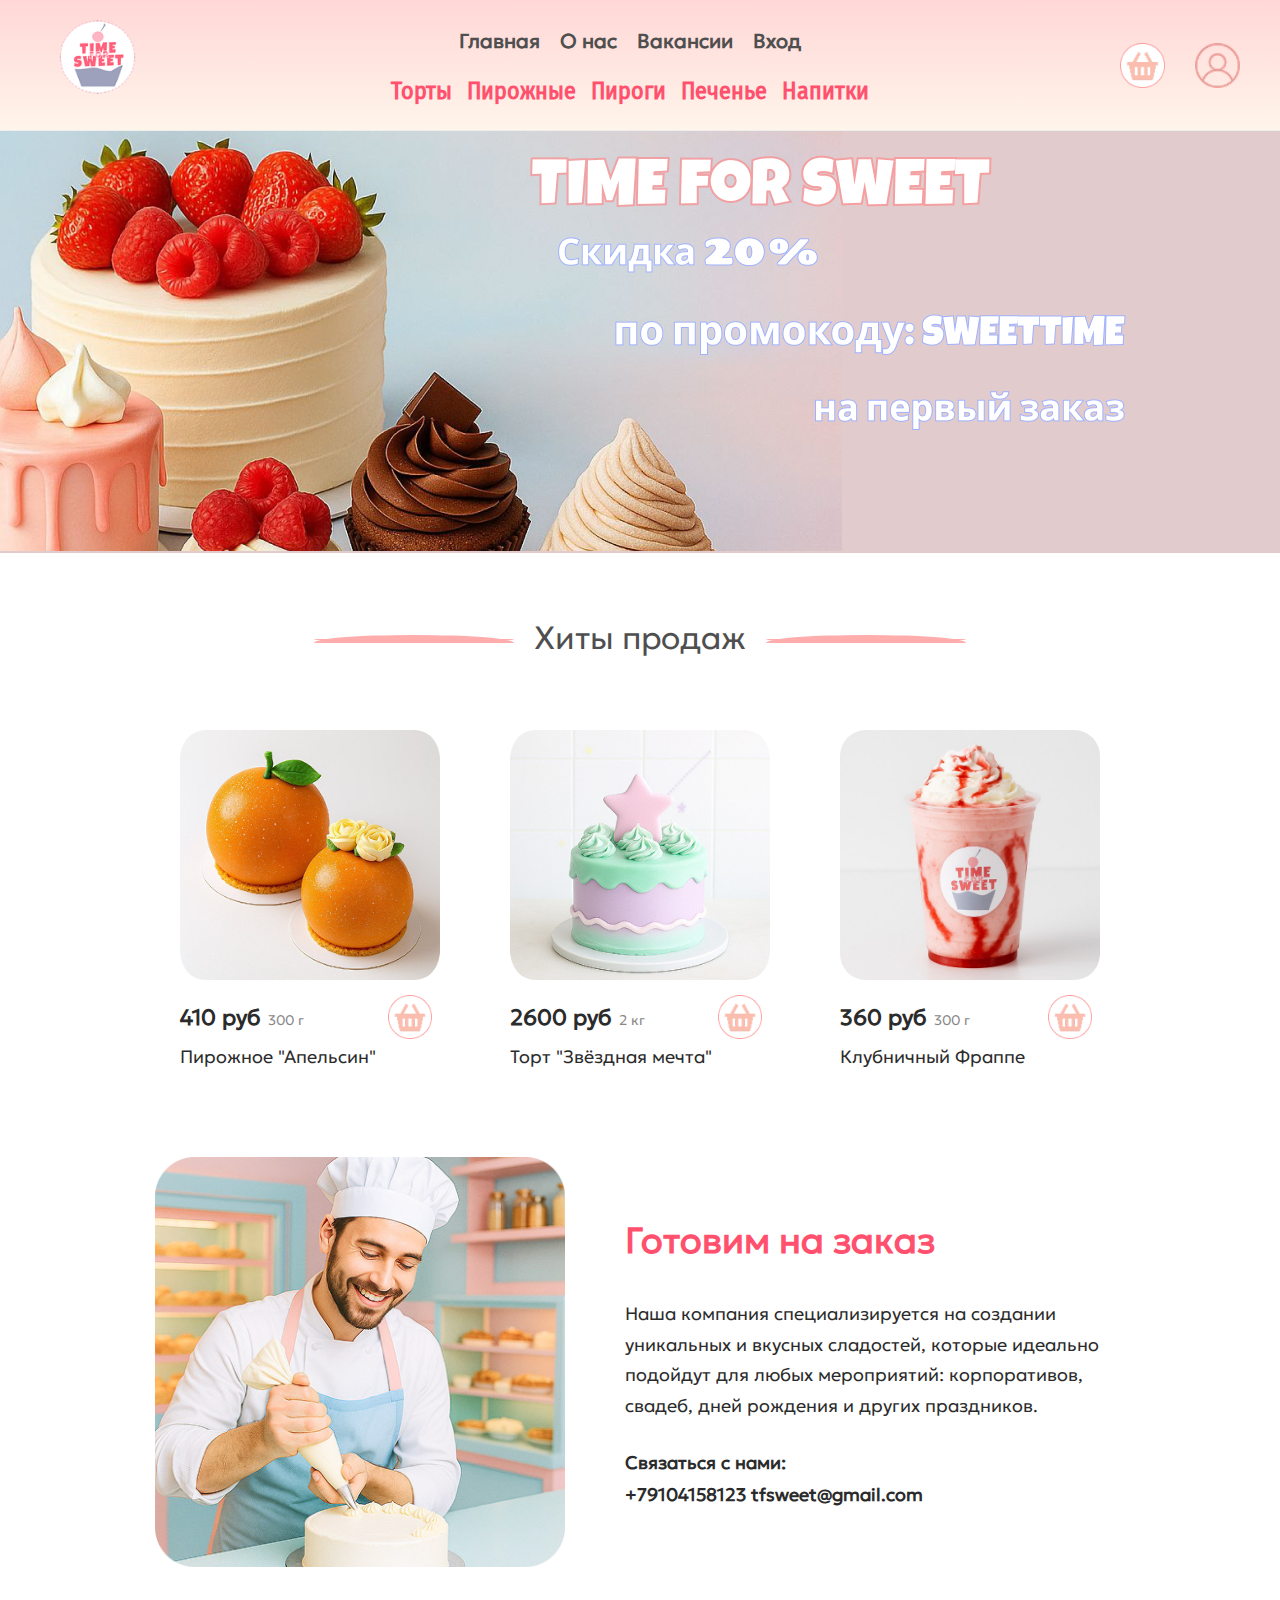
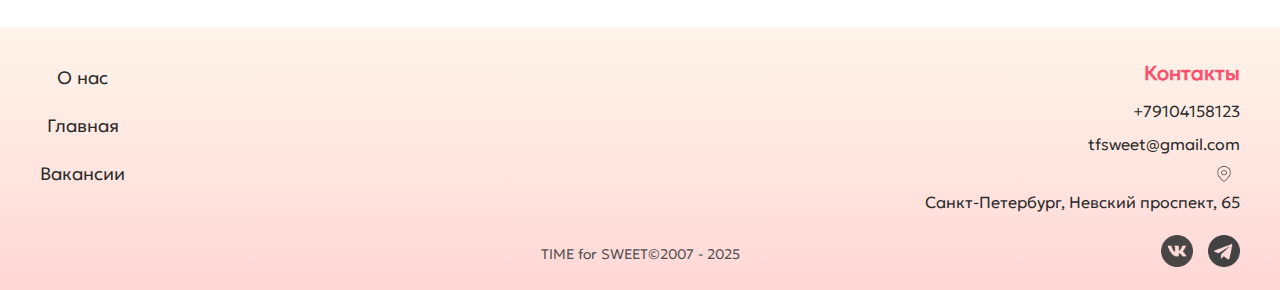
<file: index.html>
<!DOCTYPE html>
<html lang="en">
<head>
    <meta charset="UTF-8">
    <meta name="viewport" content="width=device-width, initial-scale=1.0">
    <title>Time for sweet</title>
    <link rel="stylesheet" href="css/style.css">
    <link rel="icon" type="image/x-icon" href="Pictures/Иконка.png">
</head>

<body>
    <input type="checkbox" id="burger-toggle" class="burger-toggle">
    <label for="burger-toggle" class="menu-close-overlay"></label>
    
    <header>
        <div class="hat">
            <img class="logo" src="Pictures/Иконка.png" alt="Логотип">
            
            <label for="burger-toggle" class="burger-btn">
                <span class="burger-line"></span>
                <span class="burger-line"></span>
                <span class="burger-line"></span>
            </label>
            
            <nav class="desktop-nav">
                <div class="nav-style">
                    <li><a href="index.html">Главная</a></li>
                    <li><a href="about.html">О нас</a></li>
                    <li><a href="vacancy.html">Вакансии</a></li>
                    
                    <li><label for="auth-modal" class="open-modal">Вход</label></li>
                </div>
                <div class="nav-catalouge">
                    <li><a href="catalouge.html#cakes">Торты</a></li>
                    <li><a href="catalouge.html#pastries">Пирожные</a></li>
                    <li><a href="catalouge.html#pies">Пироги</a></li>
                    <li><a href="catalouge.html#cookies">Печенье</a></li>
                    <li><a href="catalouge.html#drinks">Напитки</a></li>
                </div>
            </nav>
            
            <div class="header-icons">
                <a href="bin.html"><img src="Pictures/func/Корзина.png" alt="Корзина" class="hat-marker"></a>
                <a href="profile.html"><img src="Pictures/func/Профиль.png" alt="Профиль" class="hat-marker"></a>
            </div>
        </div>
    </header>

    <div class="strelka-mobileback">
        <button id="mobile-back-btn">
            <img src="Pictures/func/Frame 106.svg" alt="Назад">
        </button> 
    </div>
    
    <div class="mobile-menu">
        <div class="mobile-menu__content">
            <div class="mobile-menu__section">
                <h4 class="mobile-menu__title">Навигация</h4>
                <ul class="mobile-menu__list">
                    <li><a href="index.html" class="mobile-menu__link">Главная</a></li>
                    <li><a href="about.html" class="mobile-menu__link">О нас</a></li>
                    <li><a href="vacancy.html" class="mobile-menu__link">Вакансии</a></li>
                    <li><a href="profile.html" class="mobile-menu__link active">Профиль</a></li>
                    <li><label for="auth-modal" class="mobile-menu__link open-modal">Вход</label></li>
                    <li><a href="bin.html" class="mobile-menu__link">Корзина</a></li>
                </ul>
            </div>
            <div class="mobile-menu__section">
                <h4 class="mobile-menu__title">Каталог</h4>
                <ul class="mobile-menu__list">
                    <li><a href="catalouge.html#cakes" class="mobile-menu__link">Торты</a></li>
                    <li><a href="catalouge.html#pastries" class="mobile-menu__link">Пирожные</a></li>
                    <li><a href="catalouge.html#pies" class="mobile-menu__link">Пироги</a></li>
                    <li><a href="catalouge.html#cookies" class="mobile-menu__link">Печенье</a></li>
                    <li><a href="catalouge.html#drinks" class="mobile-menu__link">Напитки</a></li>
                </ul>
            </div>
        </div>
    </div>

    <main>
        <div class="banner">
            <img src="Pictures/Group 9.png" alt="Баннер">
        </div>
        <div class="hits">
            <div class="border"></div>
            <div class="title-hits">
                <p>Хиты продаж</p>
            </div>
            <div class="border"></div>
        </div>
        <div class="hit-sell">
            <div class="cart">
                <img src="Pictures/Пирожное Апельсин.png" alt="Апельсин" class="hits-img">
                <div class="price-weight-container">
                    <p class="price">410 руб</p>
                    <p class="weight">300 г</p>
                </div>
                <p class="title">Пирожное "Апельсин"</p>
                <a href="bin.html"><img src="Pictures/func/Корзина.png" alt="Корзина" class="bin"></a>
            </div>

            <div class="cart">
                <img src="Pictures/Торт Звёздная мечта.png" alt="Звезда" class="hits-img">
                <div class="price-weight-container">
                    <p class="price">2600 руб</p>
                    <p class="weight">2 кг</p>
                </div>
                <p class="title">Торт "Звёздная мечта"</p>
                <a href="bin.html"><img src="Pictures/func/Корзина.png" alt="Корзина" class="bin"></a>
            </div>

            <div class="cart">
                <img src="Pictures/Клубничный фраппе.png" alt="Фраппе" class="hits-img">
                <div class="price-weight-container">
                    <p class="price">360 руб</p>
                    <p class="weight">300 г</p>
                </div>
                <p class="title">Клубничный Фраппе</p>
                <a href="bin.html"><img src="Pictures/func/Корзина.png" alt="Корзина" class="bin"></a>
            </div>
        </div>
        <div class="order">
            <img src="Pictures/Готовим на заказ.png" alt="Фотография" class="man">
            <div class="text-order">
                <h2>Готовим на заказ</h2>
                <div class="info-text">
                    <p class="text">Наша компания специализируется на
                        создании уникальных и вкусных
                        сладостей, которые идеально подойдут
                        для любых мероприятий: корпоративов,
                        свадеб, дней рождения и других
                        праздников.</p>
                    <p class="text-calling">Связаться с нами:<br>
                        +79104158123
                        tfsweet@gmail.com</p>
                </div>
            </div>
        </div>
    </main>
    
    <footer>
        <div class="footer">
            <div class="nav-left">
                <nav class="footer-nav">
                    <li><a href="about.html">О нас</a></li>
                    <li><a href="index.html">Главная</a></li>
                    <li><a href="vacancy.html">Вакансии</a></li>
                </nav>
            </div>
            <div class="nav-right">
                <h4>Контакты</h4>
                <div class="contacts">
                    <p class="text">+79104158123</p>
                    <p class="text">tfsweet@gmail.com</p>
                    <img src="Pictures/marker 1.png" alt="Метка" class="metka">
                    <p class="text">Санкт-Петербург, Невский проспект, 65</p>
                </div>
                <div class="footer-apps">
                    <a href="http://"><img src="Pictures/apps/Vk.png" alt="Vk" class="footer-icons"></a>
                    <a href="http://"><img src="Pictures/apps/Telegram.png" alt="Telegram" class="footer-icons"></a>
                </div>
            </div>
            <p class="footer-title">TIME for SWEET©2007 - 2025</p>
        </div>
        
        <input type="checkbox" id="auth-modal">
        <div class="autorize-overlay">
            <div class="autorize">
                <label for="auth-modal" class="close-btn">
                    <img src="Pictures/func/exit.png" alt="выход">
                </label>
                <div class="title-autorize">
                    <p>Вход в аккаунт</p>
                </div>
                <form action="/test" method="get">
                    <div>
                        <div class="line-input">
                            <label for="text" class="cell">Логин</label>
                            <input type="text" placeholder="Введите логин" name="text" id="text">
                        </div>
                        <div class="line-input">
                            <label for="password" class="cell">Пароль</label>
                            <input type="password" placeholder="Введите пароль" name="password" id="password">
                        </div>
                    </div>
                    <div class="check">
                        <input type="checkbox" name="member" id="member">
                        <label for="member">Запомнить меня</label>
                    </div>
                    <div>
                        <button type="submit">Войти</button>
                    </div>
                </form>
            </div>
        </div>
    </footer>

    <script>
        document.addEventListener('DOMContentLoaded', function() {
            const burgerToggle = document.getElementById('burger-toggle');
            const menuCloseOverlay = document.querySelector('.menu-close-overlay');
            const mobileBackBtn = document.getElementById('mobile-back-btn');
            const mobileMenuLinks = document.querySelectorAll('.mobile-menu__link');
            
            if (menuCloseOverlay) {
                menuCloseOverlay.addEventListener('click', function() {
                    burgerToggle.checked = false;
                    document.body.style.overflow = '';
                });
            }
            
            if (mobileBackBtn) {
                mobileBackBtn.addEventListener('click', function() {
                    burgerToggle.checked = false;
                    document.body.style.overflow = '';
                });
            }
            
            mobileMenuLinks.forEach(link => {
                link.addEventListener('click', function(e) {
                    if (this.classList.contains('open-modal')) {
                        return;
                    }
                    burgerToggle.checked = false;
                    document.body.style.overflow = '';
                });
            });
            
            if (burgerToggle) {
                burgerToggle.addEventListener('change', function() {
                    if (this.checked) {
                        document.body.style.overflow = 'hidden';
                    } else {
                        document.body.style.overflow = '';
                    }
                });
            }
            
            document.addEventListener('keydown', function(e) {
                if (e.key === 'Escape' && burgerToggle.checked) {
                    burgerToggle.checked = false;
                    document.body.style.overflow = '';
                }
            });
        });
    </script>
    <script src="js/auth-validation.js"></script>
</body>
</html>
</file>
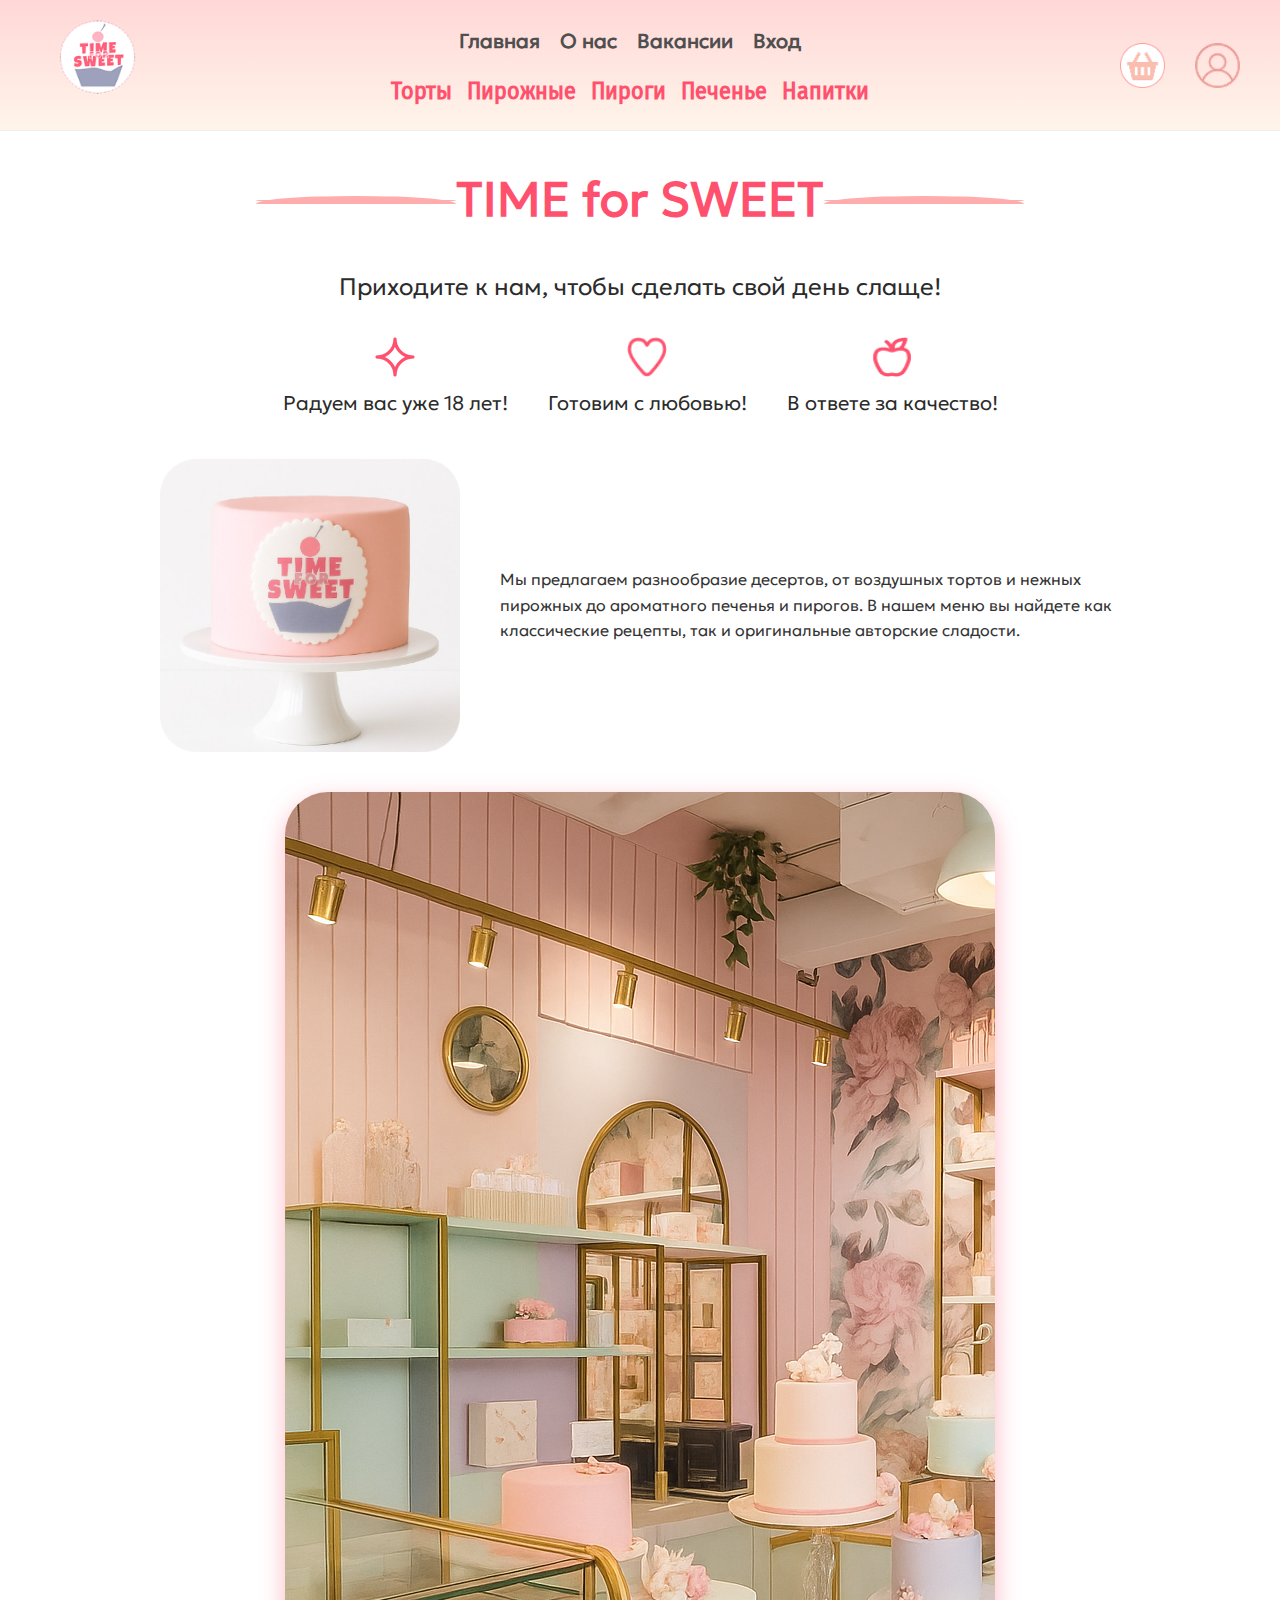
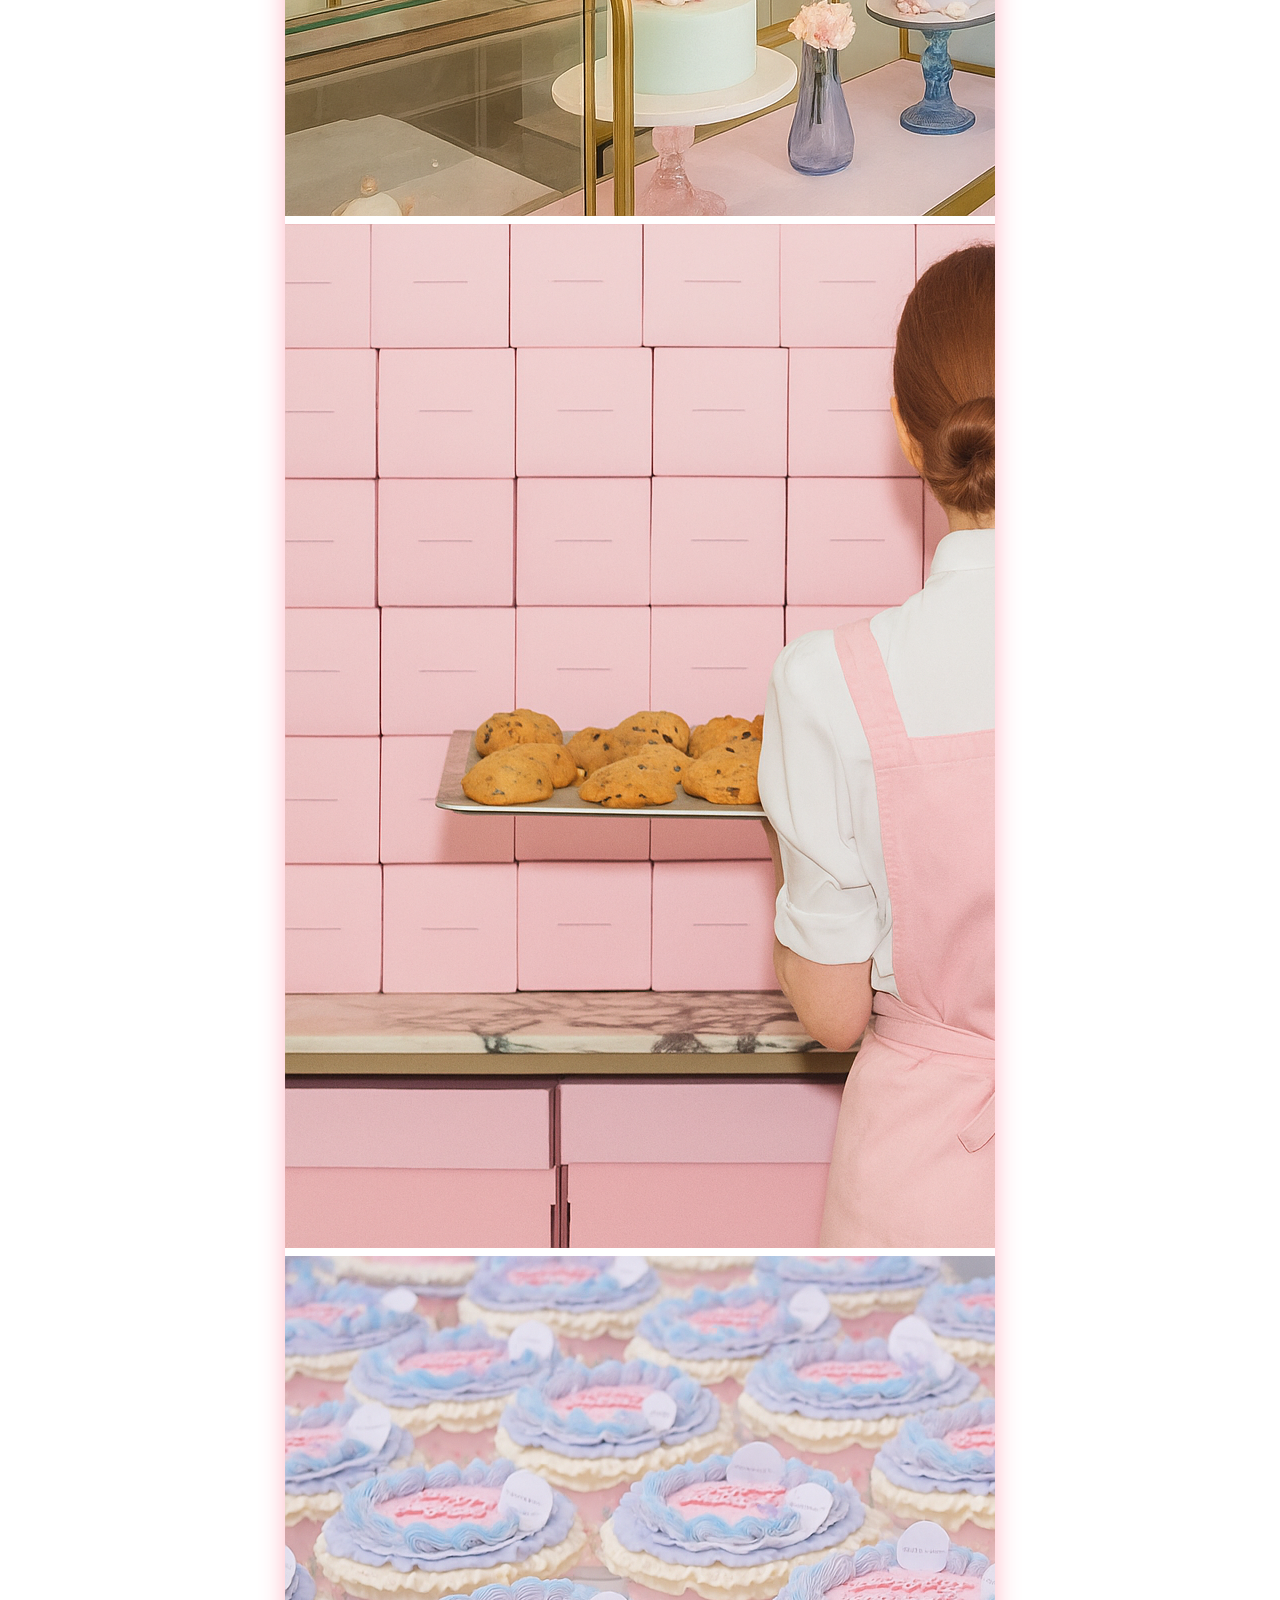
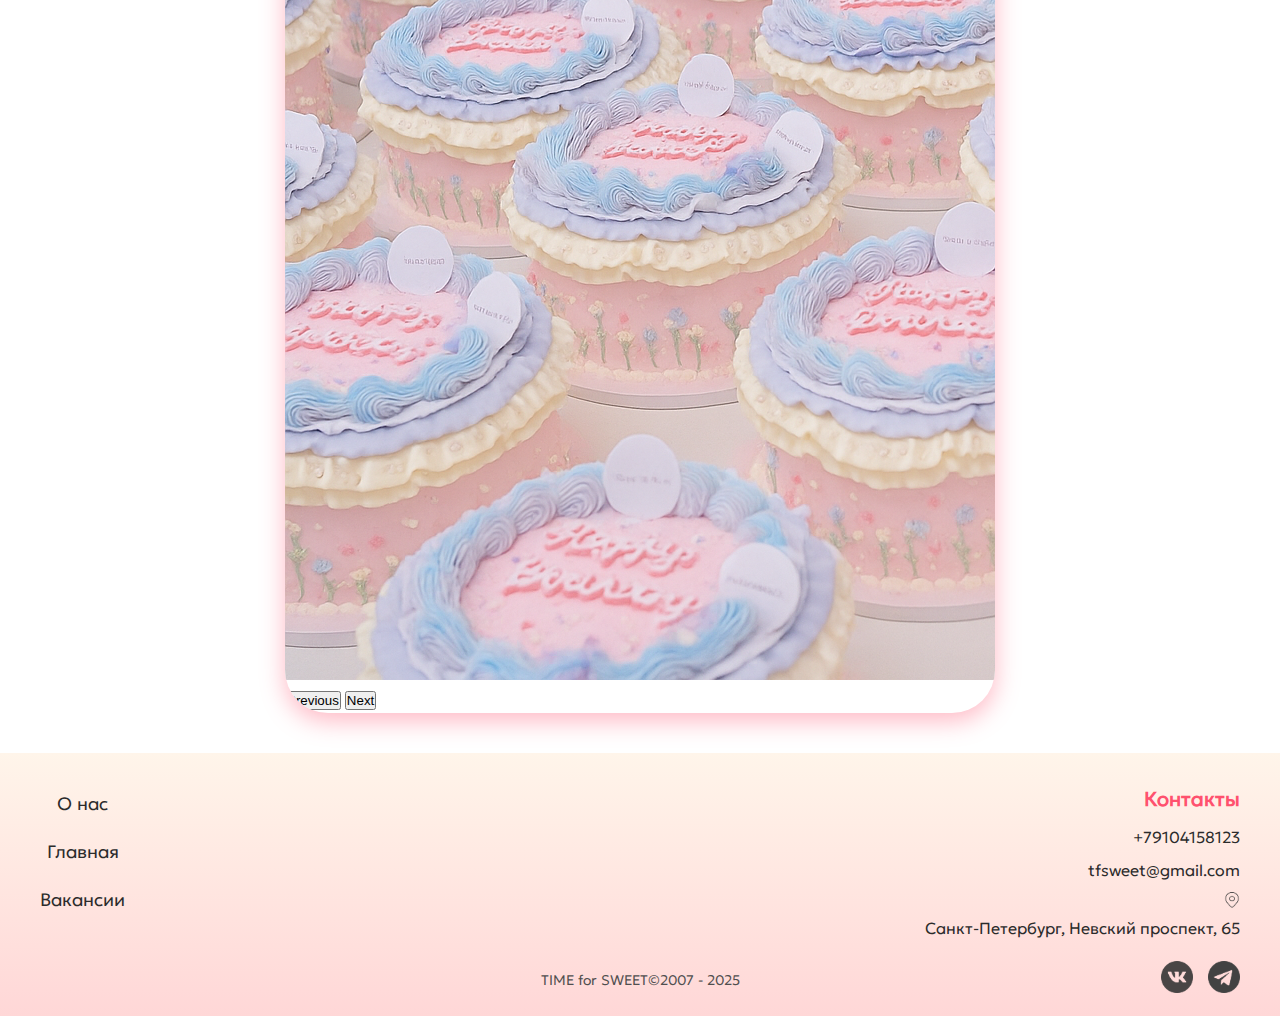
<file: about.html>
<!DOCTYPE html>
<html lang="en">
<head>
    <meta charset="UTF-8">
    <meta name="viewport" content="width=device-width, initial-scale=1.0">
    <title>О нас</title>
    <link rel="stylesheet" href="css/style.css">
    <link href="https://cdn.jsdelivr.net/npm/bootstrap@5.0.2/dist/css/bootstrap.min.css" rel="stylesheet" 
    integrity="sha384-EVSTQN3/azprG1Anm3QDgpJLIm9Nao0Yz1ztcQTwFspd3yD65VohhpuuCOmLASjC" crossorigin="anonymous">
    

    <link rel="icon" type="image/x-icon" href="Pictures/Иконка.png">
</head>

<body>
    <input type="checkbox" id="burger-toggle" class="burger-toggle">
    <label for="burger-toggle" class="menu-close-overlay"></label>
    
    <header>
        <div class="hat">
            <img class="logo" src="Pictures/Иконка.png" alt="Логотип">
            
            <label for="burger-toggle" class="burger-btn">
                <span class="burger-line"></span>
                <span class="burger-line"></span>
                <span class="burger-line"></span>
            </label>
            
            <nav class="desktop-nav">
                <div class="nav-style">
                    <li><a href="index.html">Главная</a></li>
                    <li><a href="about.html">О нас</a></li>
                    <li><a href="vacancy.html">Вакансии</a></li>
                    <li><label for="auth-modal" class="open-modal">Вход</label></li>
                </div>
                <div class="nav-catalouge">
                    <li><a href="catalouge.html#cakes">Торты</a></li>
                    <li><a href="catalouge.html#pastries">Пирожные</a></li>
                    <li><a href="catalouge.html#pies">Пироги</a></li>
                    <li><a href="catalouge.html#cookies">Печенье</a></li>
                    <li><a href="catalouge.html#drinks">Напитки</a></li>
                </div>
            </nav>
            
            <div class="header-icons">
                <a href="bin.html"><img src="Pictures/func/Корзина.png" alt="Корзина" class="hat-marker"></a>
                <a href="profile.html"><img src="Pictures/func/Профиль.png" alt="Профиль" class="hat-marker"></a>
            </div>
        </div>
    </header>

    <div class="strelka-mobileback">
        <button id="mobile-back-btn">
            <img src="Pictures/func/Frame 106.svg" alt="Назад">
        </button> 
    </div>
    
    <div class="mobile-menu">
        <div class="mobile-menu__content">
            <div class="mobile-menu__section">
                <h4 class="mobile-menu__title">Навигация</h4>
                <ul class="mobile-menu__list">
                    <li><a href="index.html" class="mobile-menu__link">Главная</a></li>
                    <li><a href="about.html" class="mobile-menu__link">О нас</a></li>
                    <li><a href="vacancy.html" class="mobile-menu__link">Вакансии</a></li>
                    <li><a href="profile.html" class="mobile-menu__link active">Профиль</a></li>
                    <li><label for="auth-modal" class="mobile-menu__link open-modal">Вход</label></li>
                    <li><a href="bin.html" class="mobile-menu__link">Корзина</a></li>
                </ul>
            </div>
            <div class="mobile-menu__section">
                <h4 class="mobile-menu__title">Каталог</h4>
                <ul class="mobile-menu__list">
                    <li><a href="catalouge.html#cakes" class="mobile-menu__link">Торты</a></li>
                    <li><a href="catalouge.html#pastries" class="mobile-menu__link">Пирожные</a></li>
                    <li><a href="catalouge.html#pies" class="mobile-menu__link">Пироги</a></li>
                    <li><a href="catalouge.html#cookies" class="mobile-menu__link">Печенье</a></li>
                    <li><a href="catalouge.html#drinks" class="mobile-menu__link">Напитки</a></li>
                </ul>
            </div>
        </div>
    </div>
    <main>
        <div class="web-title">
            <div class="border"></div>
            <h1>TIME for SWEET</h1>
            <div class="border"></div>
        </div>
        <div class="info-about">
            <p class="begin-about">Приходите к нам, чтобы сделать свой день слаще!</p>
                <div class="frases-about">
                <div>
                    <img class="markers" src="Pictures/markers/star.png" alt="Звездочка">
                    <p class="mini-text">Радуем вас уже 18 лет!</p>
                </div>
                <div>
                    <img class="markers" src="Pictures/markers/heart.png" alt="Сердечко">
                    <p class="mini-text">Готовим с любовью!</p> 
                </div>
                <div>
                    <img class="markers" src="Pictures/markers/apple.png" alt="Яблочко">
                    <p class="mini-text">В ответе за качество!</p> 
                </div>
        </div>
        </div>
            <div class="aboutus-info">
                <img src="Pictures/maincake.png" alt="Торт с логотипом" class="info-img">
                <p id="text-info">Мы предлагаем разнообразие десертов, 
                    от воздушных тортов и нежных пирожных до 
                    ароматного печенья и пирогов.
                    В нашем меню вы найдете как классические 
                    рецепты, так и оригинальные авторские сладости.</p>
            </div>
            <div id="carouselExampleInterval" class="carousel slide" data-bs-ride="carousel">
                <div class="carousel-inner">
                  <div class="carousel-item active" data-bs-interval="10000">
                    <img src="Pictures/candystore.png" class="d-block w-100" alt="...">
                  </div>
                  <div class="carousel-item" data-bs-interval="2000">
                    <img src="Pictures/woman.png" class="d-block w-100" alt="...">
                  </div>
                  <div class="carousel-item">
                    <img src="Pictures/cakeabout.png" class="d-block w-100" alt="...">
                  </div>
                </div>
                <button class="carousel-control-prev" type="button" data-bs-target="#carouselExampleInterval" data-bs-slide="prev">
                  <span class="carousel-control-prev-icon" aria-hidden="true"></span>
                  <span class="visually-hidden">Previous</span>
                </button>
                <button class="carousel-control-next" type="button" data-bs-target="#carouselExampleInterval" data-bs-slide="next">
                  <span class="carousel-control-next-icon" aria-hidden="true"></span>
                  <span class="visually-hidden">Next</span>
                </button>
              </div>
          </div>
    </main>
    <footer>
        <div class="footer">
            <div class="nav-left">
                <nav class="footer-nav">
                    <li><a href="about.html">О нас</a></li>
                    <li><a href="index.html">Главная</a></li>
                    <li><a href="vacancy.html">Вакансии</a></li>
                </nav>
            </div>
            <div class="nav-right">
                <h4>Контакты</h4>
                <div class="contacts">
                    <p class="text">+79104158123</p>
                    <p class="text">tfsweet@gmail.com</p>
                    <img src="Pictures/marker 1.png" alt="Метка">
                    <p class="text">Санкт-Петербург, Невский проспект, 65</p>
                </div>
                <div class="footer-apps">
                    <a href="http://"><img src="Pictures/apps/Vk.png" alt="Vk" class="footer-icons"></a>
                    <a href="http://"><img src="Pictures/apps/Telegram.png" alt="Telegram" class="footer-icons"></a>
                </div>
        </div>
            <p class="footer-title">TIME for SWEET©2007 - 2025</p>
        </div>
        <input type="checkbox" id="auth-modal">
        <div class="autorize-overlay">
            <div class="autorize">
                <label for="auth-modal" class="close-btn">
                    <img src="Pictures/func/exit.png" alt="выход">
                </label>
                <div class="title-autorize">
                    <p>Вход в аккаунт</p>
                </div>
                <form action="/test" method="get">
                    <div>
                        <div class="line-input">
                            <label for="text" class="cell">Логин</label>
                            <input type="text" placeholder="Введите логин" name="text" id="text">
                        </div>
                        <div class="line-input">
                            <label for="password" class="cell">Пароль</label>
                            <input type="password" placeholder="Введите пароль" name="password" id="password">
                        </div>
                    </div>
                    <div class="check">
                        <input type="checkbox" name="member" id="member">
                        <label for="member">Запомнить меня</label>
                    </div>
                    <div>
                        <button type="submit">Войти</button>
                    </div>
                </form>
            </div>
        </div>
        <script src="js/auth-validation.js"></script>
        <script src="https://cdn.jsdelivr.net/npm/bootstrap@5.3.8/dist/js/bootstrap.bundle.min.js" integrity="sha384-FKyoEForCGlyvwx9Hj09JcYn3nv7wiPVlz7YYwJrWVcXK/BmnVDxM+D2scQbITxI" crossorigin="anonymous"></script>
</body>
</html>
</file>
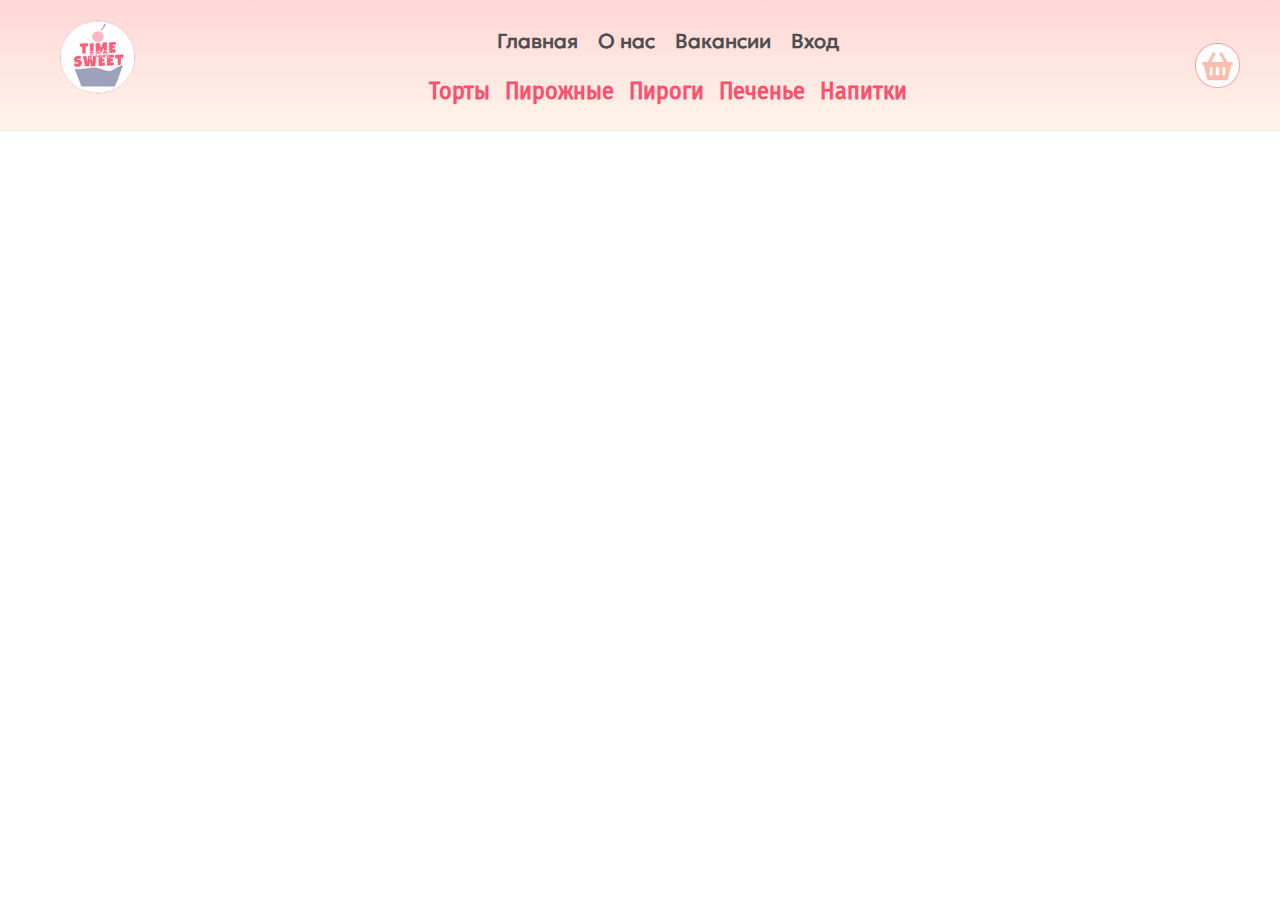
<file: autorize.html>
<!DOCTYPE html>
<html lang="en">
<head>
    <meta charset="UTF-8">
    <meta name="viewport" content="width=device-width, initial-scale=1.0">
    <title>Time for sweet</title>
    <link rel="stylesheet" href="css/style.css">
    <link rel="icon" type="image/x-icon" href="Pictures/Иконка.png">
</head>

<body>
    <input type="checkbox" id="burger-toggle" class="burger-toggle">
    <label for="burger-toggle" class="menu-close-overlay"></label>
    
    <header>
        <div class="hat">
            <img class="logo" src="Pictures/Иконка.png" alt="Логотип">
            
            <label for="burger-toggle" class="burger-btn">
                <span class="burger-line"></span>
                <span class="burger-line"></span>
                <span class="burger-line"></span>
            </label>
            
            <nav class="desktop-nav">
                <div class="nav-style">
                    <li><a href="index.html">Главная</a></li>
                    <li><a href="about.html">О нас</a></li>
                    <li><a href="vacancy.html">Вакансии</a></li>
                    <li><label for="auth-modal" class="open-modal">Вход</label></li>
                </div>
                <div class="nav-catalouge">
                    <li><a href="catalouge.html#cakes">Торты</a></li>
                    <li><a href="catalouge.html#pastries">Пирожные</a></li>
                    <li><a href="catalouge.html#pies">Пироги</a></li>
                    <li><a href="catalouge.html#cookies">Печенье</a></li>
                    <li><a href="catalouge.html#drinks">Напитки</a></li>
                </div>
            </nav>
            
            <div class="header-icons">
                <a href="bin.html"><img src="Pictures/func/Корзина.png" alt="Корзина" class="hat-marker"></a>
            </div>
        </div>
    </header>

    <div class="strelka-mobileback">
        <button id="mobile-back-btn">
            <img src="Pictures/func/Frame 106.svg" alt="Назад">
        </button> 
    </div>
    
    <div class="mobile-menu">
        <div class="mobile-menu__content">
            <div class="mobile-menu__section">
                <h4 class="mobile-menu__title">Навигация</h4>
                <ul class="mobile-menu__list">
                    <li><a href="index.html" class="mobile-menu__link">Главная</a></li>
                    <li><a href="about.html" class="mobile-menu__link">О нас</a></li>
                    <li><a href="vacancy.html" class="mobile-menu__link">Вакансии</a></li>
                    <li><a href="profile.html" class="mobile-menu__link active">Профиль</a></li>
                    <li><label for="auth-modal" class="mobile-menu__link open-modal">Вход</label></li>
                    <li><a href="bin.html" class="mobile-menu__link">Корзина</a></li>
                </ul>
            </div>
            <div class="mobile-menu__section">
                <h4 class="mobile-menu__title">Каталог</h4>
                <ul class="mobile-menu__list">
                    <li><a href="catalouge.html#cakes" class="mobile-menu__link">Торты</a></li>
                    <li><a href="catalouge.html#pastries" class="mobile-menu__link">Пирожные</a></li>
                    <li><a href="catalouge.html#pies" class="mobile-menu__link">Пироги</a></li>
                    <li><a href="catalouge.html#cookies" class="mobile-menu__link">Печенье</a></li>
                    <li><a href="catalouge.html#drinks" class="mobile-menu__link">Напитки</a></li>
                </ul>
            </div>
        </div>
    </div>

    <div class="autorize-overlay">
        <div class="autorize">
            <label for="auth-modal" class="close-btn">
                <img src="Pictures/func/exit.png" alt="выход">
            </label>
            <div class="title-autorize">
            <div class="exit">
                <img src="Pictures/func/exit.png" alt="выход">
            </div>
                <p>Вход в аккаунт</p>
            </div>
            <form action="/test" method="get">
                <div>
                    <div class="line-input">
                        <label for="text" class="cell">Логин</label>
                        <input type="text" placeholder="Введите логин" name="text" id="text">
                    </div>
                    <div class="line-input">
                        <label for="password" class="cell">Пароль</label>
                        <input type="password" placeholder="Введите пароль" name="password" id="password">
                    </div>
                </div>
                <div class="check">
                    <input type="checkbox" name="member" id="member">
                    <label for="member">Запомнить меня</label>
                </div>
                <div>
                    <button type="submit">Войти</button>
                </div>
            </form>
        </div>
    </div>
    <script src="/js/auth-validation.js"></script>
    
</body>
</html>
</file>
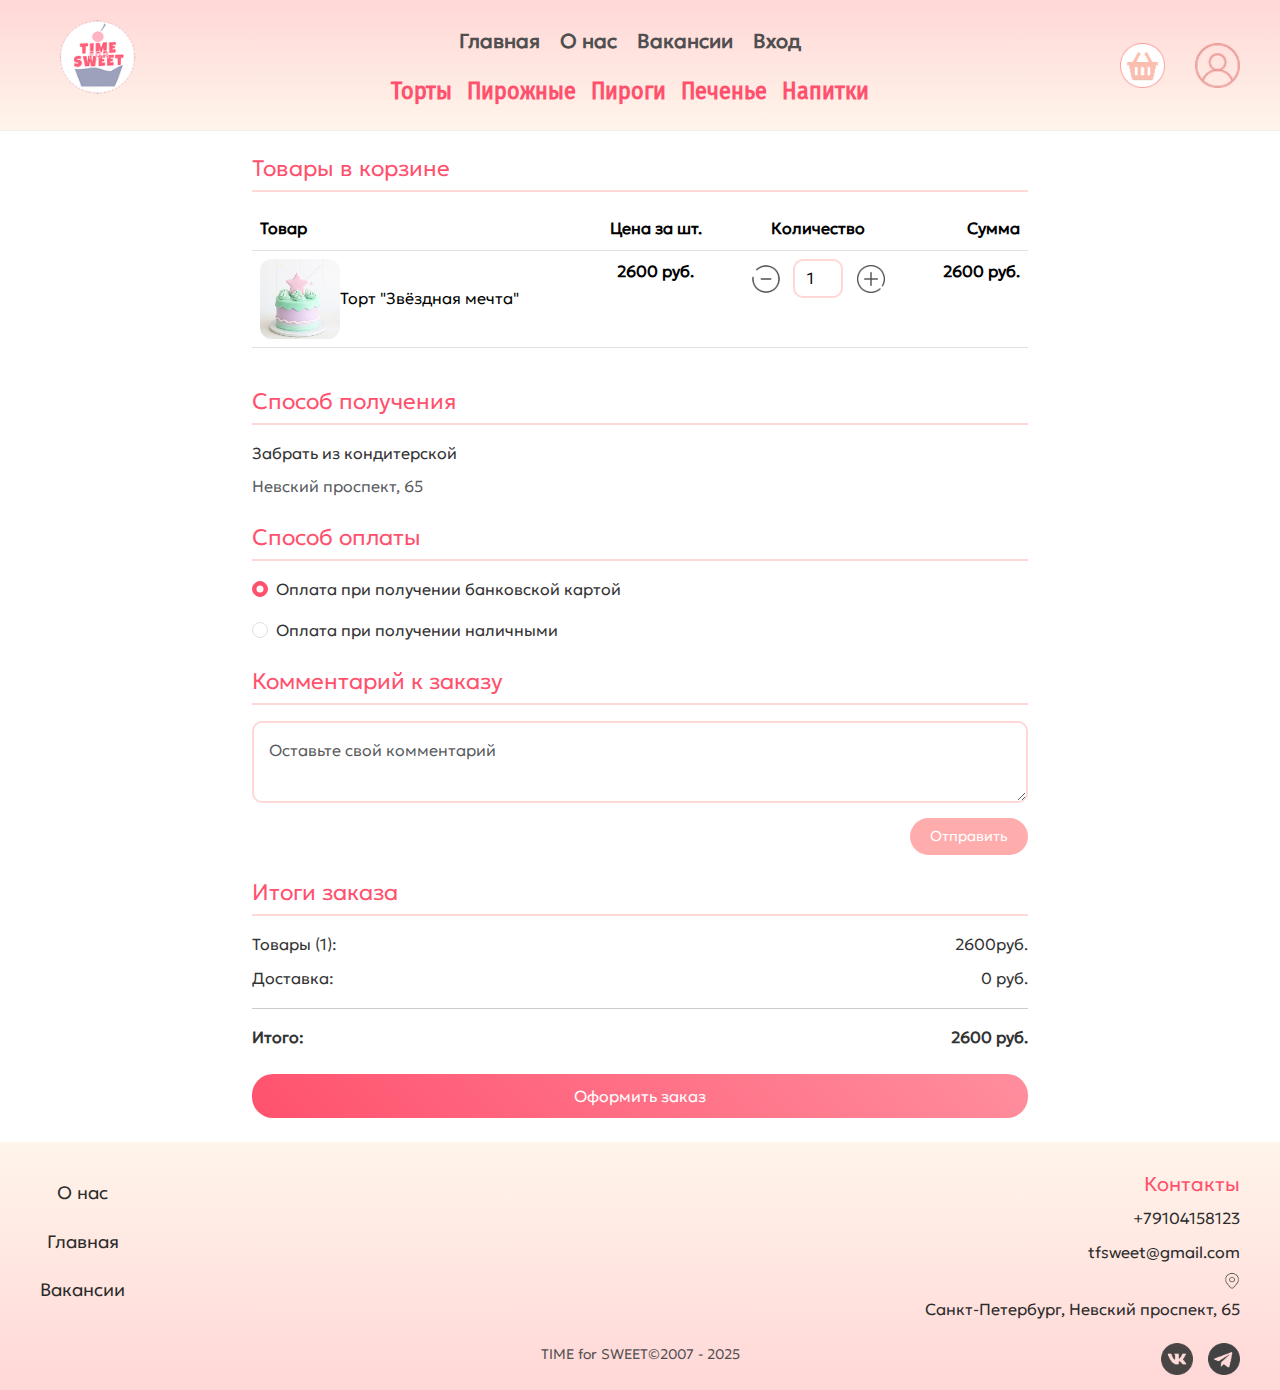
<file: bin.html>
<!DOCTYPE html>
<html lang="en">
<head>
    <meta charset="UTF-8">
    <meta name="viewport" content="width=device-width, initial-scale=1.0">
    <title>Корзина - TF Sweet</title>
    <link href="https://cdn.jsdelivr.net/npm/bootstrap@5.3.0/dist/css/bootstrap.min.css" rel="stylesheet">
    <link rel="stylesheet" href="https://cdn.jsdelivr.net/npm/bootstrap-icons@1.10.0/font/bootstrap-icons.css">
    <link rel="stylesheet" href="css/style.css">
    <link rel="icon" type="image/x-icon" href="Pictures/Иконка.png">
</head>

<body>
    <input type="checkbox" id="burger-toggle" class="burger-toggle">
    <label for="burger-toggle" class="menu-close-overlay"></label>
    
    <header>
        <div class="hat">
            <img class="logo" src="Pictures/Иконка.png" alt="Логотип">
            
            <label for="burger-toggle" class="burger-btn">
                <span class="burger-line"></span>
                <span class="burger-line"></span>
                <span class="burger-line"></span>
            </label>
            
            <nav class="desktop-nav">
                <div class="nav-style">
                    <li><a href="index.html">Главная</a></li>
                    <li><a href="about.html">О нас</a></li>
                    <li><a href="vacancy.html">Вакансии</a></li>
                    <li><label for="auth-modal" class="open-modal">Вход</label></li>
                </div>
                <div class="nav-catalouge">
                    <li><a href="catalouge.html#cakes">Торты</a></li>
                    <li><a href="catalouge.html#pastries">Пирожные</a></li>
                    <li><a href="catalouge.html#pies">Пироги</a></li>
                    <li><a href="catalouge.html#cookies">Печенье</a></li>
                    <li><a href="catalouge.html#drinks">Напитки</a></li>
                </div>
            </nav>
            
            <div class="header-icons">
                <a href="bin.html"><img src="Pictures/func/Корзина.png" alt="Корзина" class="hat-marker"></a>
                <a href="profile.html"><img src="Pictures/func/Профиль.png" alt="Профиль" class="hat-marker"></a>
            </div>
        </div>
    </header>

    <div class="strelka-mobileback">
        <button id="mobile-back-btn">
            <img src="Pictures/func/Frame 106.svg" alt="Назад">
        </button> 
    </div>
    
    <div class="mobile-menu">
        <div class="mobile-menu__content">
            <div class="mobile-menu__section">
                <h4 class="mobile-menu__title">Навигация</h4>
                <ul class="mobile-menu__list">
                    <li><a href="index.html" class="mobile-menu__link">Главная</a></li>
                    <li><a href="about.html" class="mobile-menu__link">О нас</a></li>
                    <li><a href="vacancy.html" class="mobile-menu__link">Вакансии</a></li>
                    <li><a href="profile.html" class="mobile-menu__link">Профиль</a></li>
                    <li><label for="auth-modal" class="mobile-menu__link open-modal">Вход</label></li>
                    <li><a href="bin.html" class="mobile-menu__link">Корзина</a></li>
                </ul>
            </div>
            <div class="mobile-menu__section">
                <h4 class="mobile-menu__title">Каталог</h4>
                <ul class="mobile-menu__list">
                    <li><a href="catalouge.html#cakes" class="mobile-menu__link">Торты</a></li>
                    <li><a href="catalouge.html#pastries" class="mobile-menu__link">Пирожные</a></li>
                    <li><a href="catalouge.html#pies" class="mobile-menu__link">Пироги</a></li>
                    <li><a href="catalouge.html#cookies" class="mobile-menu__link">Печенье</a></li>
                    <li><a href="catalouge.html#drinks" class="mobile-menu__link">Напитки</a></li>
                </ul>
            </div>
        </div>
    </div>
    
    <main>
    <div class="container cart-container my-4">
        
        <h3 class="section-title-bin">Товары в корзине</h3>
        <div class="table-responsive mb-4">
            <table class="table">
                <thead>
                    <tr>
                        <th>Товар</th>
                        <th class="text-center mobile-hidden">Цена за шт.</th>
                        <th class="text-center">Количество</th>
                        <th class="text-end">Сумма</th>
                    </tr>
                </thead>
                <tbody>
                    <tr>
                        <td>
                            <div class="d-flex align-items-center">
                                <img src="Pictures/Sweets/Звёздная мечта.png" alt="Торт Звёздная мечта" class="product-image-bin">
                                <div>
                                    <h6 class="mb-0">Торт "Звёздная мечта"</h6>
                                </div>
                            </div>
                        </td>
                        <td class="text-center mobile-hidden">
                            <strong>2600 руб.</strong>
                        </td>
                        <td class="text-center">
                            <div class="quantity-control justify-content-center">
                                <button class="quantity-btn"> <img src="Pictures/func/delete.svg" alt="убрать из корзины >:0"></button>
                                <input type="number" class="quantity-input" value="1" min="1">
                                <button class="quantity-btn"> <img src="Pictures/func/plus.svg" alt="добавить  :D"></button>
                            </div>
                        </td>
                        <td class="text-end">
                            <strong>2600 руб.</strong>
                        </td>
                    </tr>
                </tbody>
            </table>
        </div>
        <h3 class="section-title-bin">Способ получения</h3>
        <div class="mb-4">
            <p class="mb-2">Забрать из кондитерской</p>
            <p class="text-muted">Невский проспект, 65</p>
        </div>
        <h3 class="section-title-bin">Способ оплаты</h3>
        <div class="mb-4">
            <div class="form-check mb-3">
                <input class="form-check-input" type="radio" name="payment" id="cardPayment" checked>
                <label class="form-check-label" for="cardPayment">
                    Оплата при получении банковской картой
                </label>
            </div>
            <div class="form-check">
                <input class="form-check-input" type="radio" name="payment" id="cashPayment">
                <label class="form-check-label" for="cashPayment">
                    Оплата при получении наличными
                </label>
            </div>
        </div>
        <h3 class="section-title-bin">Комментарий к заказу</h3>
        <textarea class="form-control comment-textarea" placeholder="Оставьте свой комментарий"></textarea>
        <div class="d-flex justify-content-end mb-4">
            <button class="btn btn-comment">Отправить</button>
        </div>
        <h3 class="section-title-bin">Итоги заказа</h3>
        <div class="d-flex justify-content-between mb-2">
            <span>Товары (1):</span>
            <span>2600 руб.</span>
        </div>
        <div class="d-flex justify-content-between mb-2">
            <span>Доставка:</span>
            <span>0 руб.</span>
        </div>
        <hr>
        <div class="d-flex justify-content-between mb-4">
            <strong>Итого:</strong>
            <strong>2600 руб.</strong>
        </div>
        
        <button class="btn btn-primary w-100">
            Оформить заказ
        </button>
    </div>


    <input type="checkbox" id="auth-modal">
    <div class="autorize-overlay">
        <div class="autorize">
            <label for="auth-modal" class="close-btn">
                <img src="Pictures/func/exit.png" alt="выход">
            </label>
            <div class="title-autorize">
                <p>Вход в аккаунт</p>
            </div>
            <form action="/test" method="get">
                <div class="line-input">
                    <label for="text" class="cell">Логин</label>
                    <input type="text" placeholder="Введите логин" name="text" id="text">
                </div>
                <div class="line-input">
                    <label for="password" class="cell">Пароль</label>
                    <input type="password" placeholder="Введите пароль" name="password" id="password">
                </div>
                <div class="check">
                    <input type="checkbox" name="member" id="member">
                    <label for="member">Запомнить меня</label>
                </div>
                <button type="submit">Войти</button>
                
            </form>
        </div>
    </div>
    </main>
    
    <footer>
        <div class="footer">
            <div class="nav-left">
                <nav class="footer-nav">
                    <li><a href="about.html">О нас</a></li>
                    <li><a href="index.html">Главная</a></li>
                    <li><a href="vacancy.html">Вакансии</a></li>
                </nav>
            </div>
            <div class="nav-right">
                <h4>Контакты</h4>
                <div class="contacts">
                    <p class="text">+79104158123</p>
                    <p class="text">tfsweet@gmail.com</p>
                    <img src="Pictures/marker 1.png" alt="Метка">
                    <p class="text">Санкт-Петербург, Невский проспект, 65</p>
                </div>
                <div class="footer-apps">
                    <a href="http://"><img src="Pictures/apps/Vk.png" alt="Vk" class="footer-icons"></a>
                    <a href="http://"><img src="Pictures/apps/Telegram.png" alt="Telegram" class="footer-icons"></a>
                </div>
            </div>
            <p class="footer-title">TIME for SWEET©2007 - 2025</p>
        </div>
    </footer>

    <script>
        const alertHTML = `
<div id="sweetAlert">
    <div class="alert-box">
        <h3 class="alert-title"></h3>
        <p class="alert-message"></p>
        <button class="alert-btn">OK</button>
    </div>
</div>`
;
document.body.insertAdjacentHTML('beforeend', alertHTML);

const sweetAlert = document.getElementById('sweetAlert');
const alertTitle = sweetAlert.querySelector('.alert-title');
const alertMessage = sweetAlert.querySelector('.alert-message');
const alertBtn = sweetAlert.querySelector('.alert-btn');

function showSweetAlert(title, message) {
        alertTitle.textContent = title;
        alertMessage.textContent = message;
        sweetAlert.style.display = 'flex';
}
alertBtn.addEventListener('click', function() {
    sweetAlert.style.display = 'none';
});

document.querySelector('.btn-comment').addEventListener('click', function() {
        const comment = document.querySelector('.comment-textarea').value.trim();
        if (comment) {
            const shortComment = comment.length > 100 ? comment.substring(0, 100) + '...' : comment;
            showSweetAlert('Комментарий сохранен!', shortComment);
            
            document.querySelector('.comment-textarea').value = '';
        } else {
            showSweetAlert('Ошибка', 'Пожалуйста, введите комментарий');
        }
    });
    

    function updateItemTotal(row) {
    const pricePerItem = 2600; 
    const quantityInput = row.querySelector('.quantity-input');
    const totalCell = row.querySelector('td.text-end strong');
    const quantity = parseInt(quantityInput.value);
    const total = pricePerItem * quantity;
    
    totalCell.textContent = total + ' руб.';
    
    updateOrderTotal();
}

function updateOrderTotal() {
    const itemRows = document.querySelectorAll('tbody tr');
    let totalAmount = 0;
    let totalItems = 0;
    
    itemRows.forEach(row => {
        const quantityInput = row.querySelector('.quantity-input');
        const quantity = parseInt(quantityInput.value);
        totalItems += quantity;
        totalAmount += 2600 * quantity;
    });
    
    document.querySelector('.d-flex.justify-content-between.mb-2 span:first-child').textContent = 
        `Товары (${totalItems}):`;
    document.querySelector('.d-flex.justify-content-between.mb-2 span:last-child').textContent = 
        totalAmount + `руб.`;
    document.querySelector('.d-flex.justify-content-between.mb-4 strong:last-child').textContent = 
        totalAmount + ` руб.`;
}

document.querySelectorAll('.quantity-btn').forEach(btn => {
    btn.addEventListener('click', function() {
        const input = this.parentElement.querySelector('.quantity-input');
        let value = parseInt(input.value);
        const img = this.querySelector('img');
        
        const isPlusBtn = img && img.alt.includes('добавить');
        const isMinusBtn = img && img.alt.includes('убрать');
        
        if (isPlusBtn && value < 10) {
            value++;
            input.value = value;
            updateItemTotal(this.closest('tr'));
        } else if (isMinusBtn && value > 1) {
            value--;
            input.value = value;
            updateItemTotal(this.closest('tr'));
        }
    });
});

document.querySelectorAll('.quantity-input').forEach(input => {
    input.addEventListener('change', function() {
        let value = parseInt(this.value);
        
        if (value < 1) {
            value = 1;
            this.value = 1;
        } else if (value > 10) {
            value = 10;
            this.value = 10;
        } else if (isNaN(value)) {
            value = 1;
            this.value = 1;
        }
        
        updateItemTotal(this.closest('tr'));
    });
    
});

updateOrderTotal();
    </script>
    <script src="js/auth-validation.js"></script>
</body>
</html>
</file>
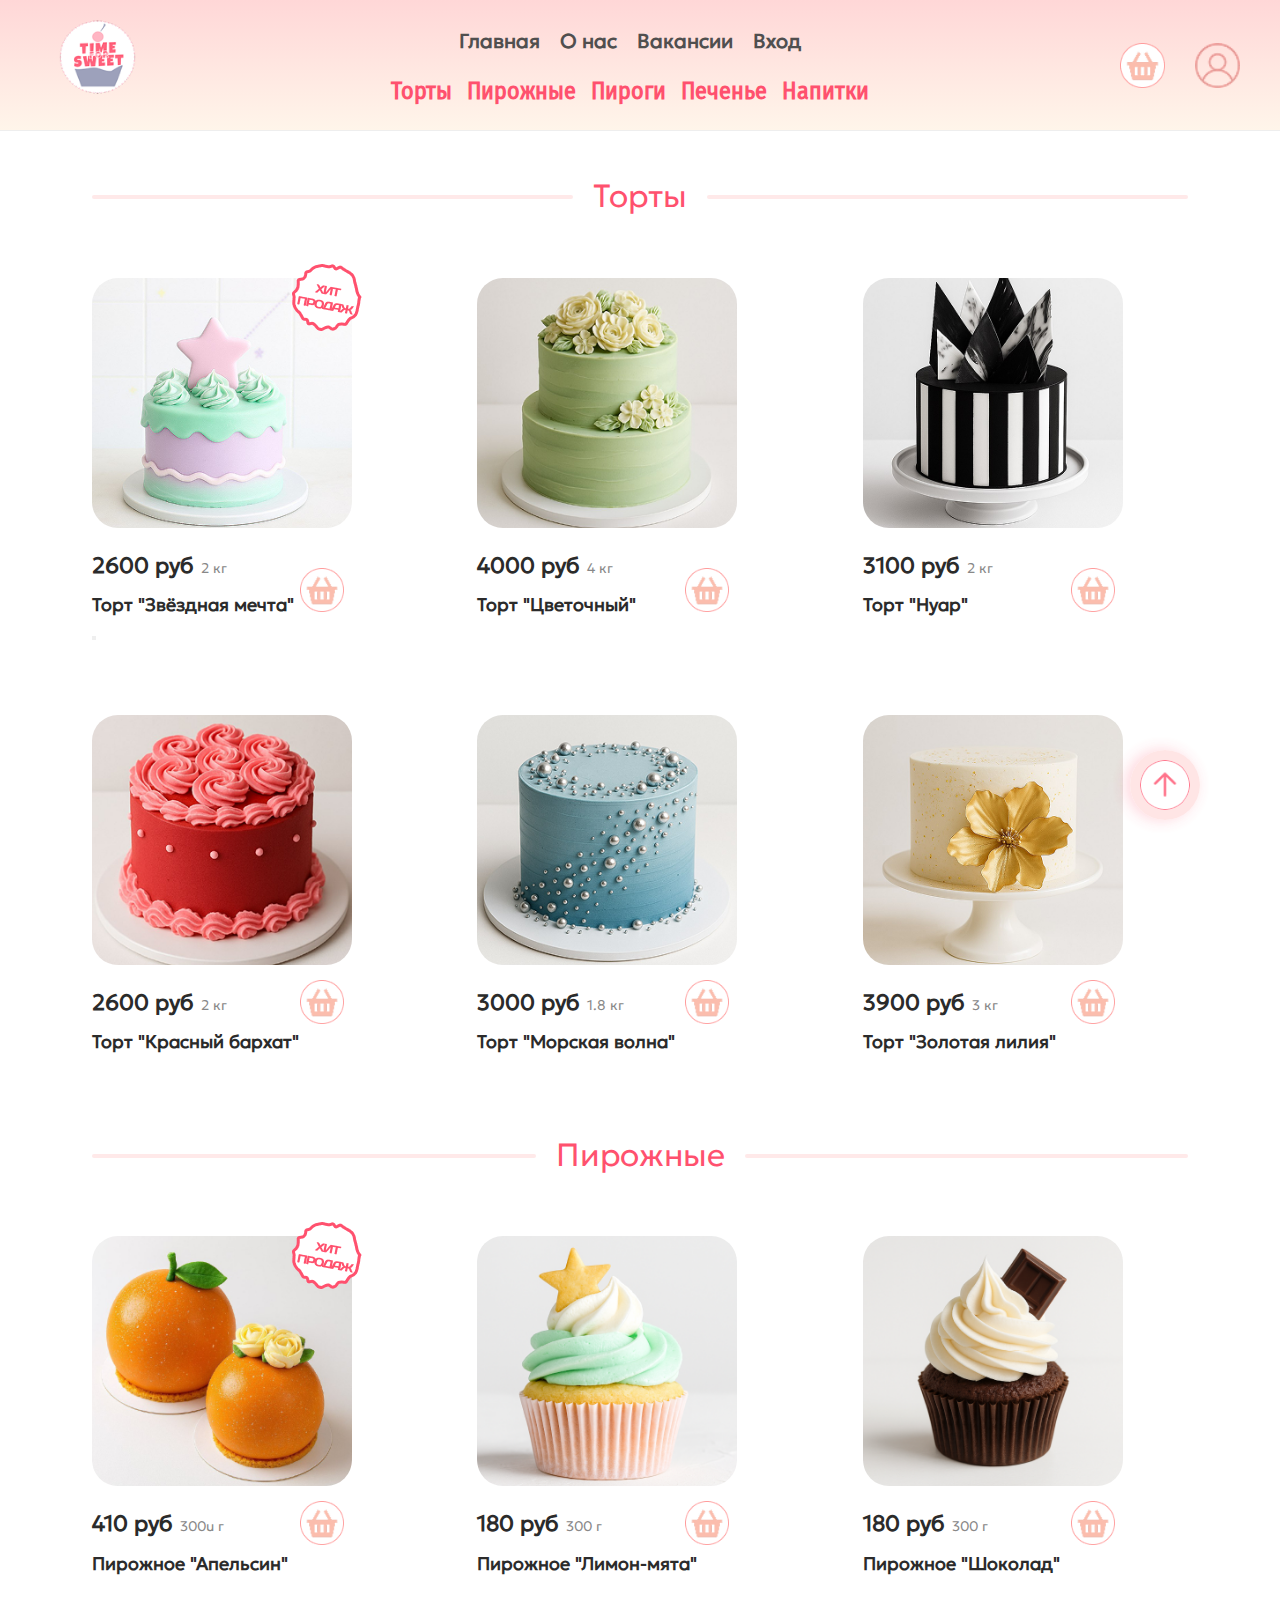
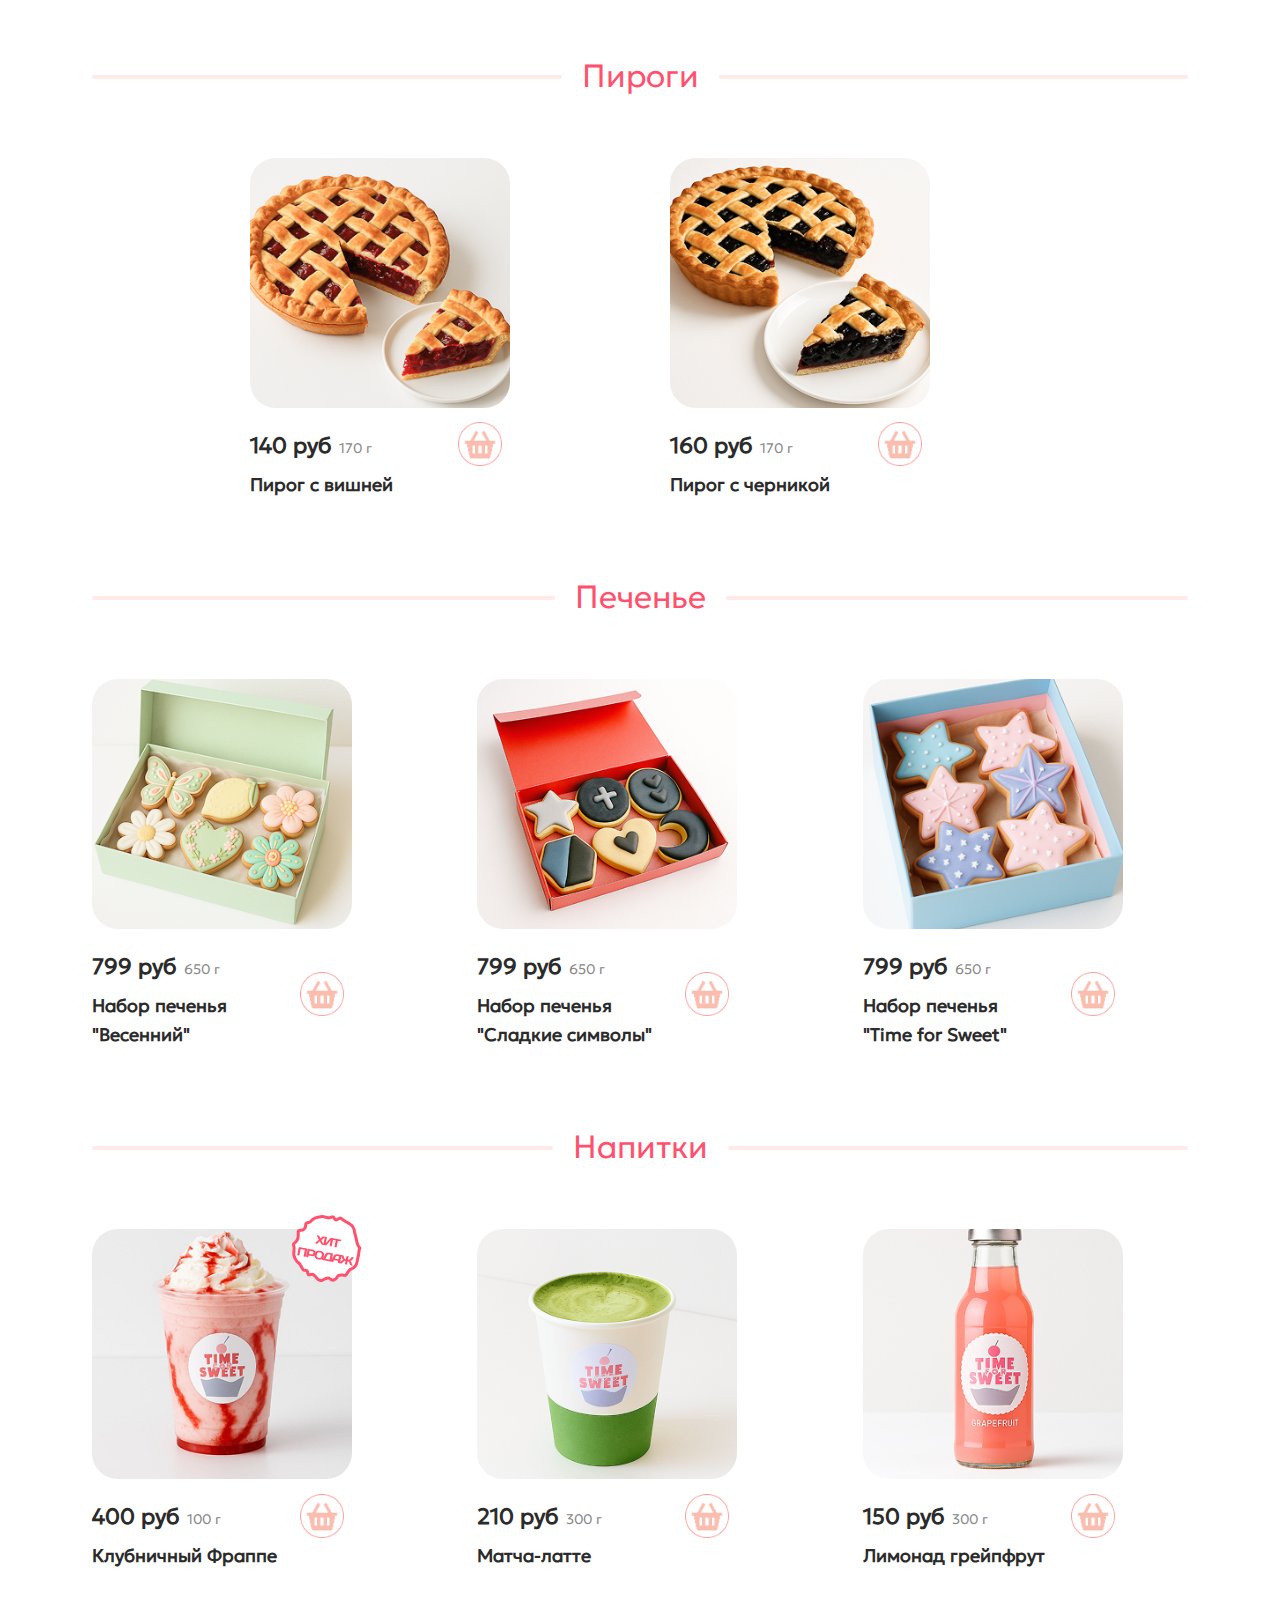
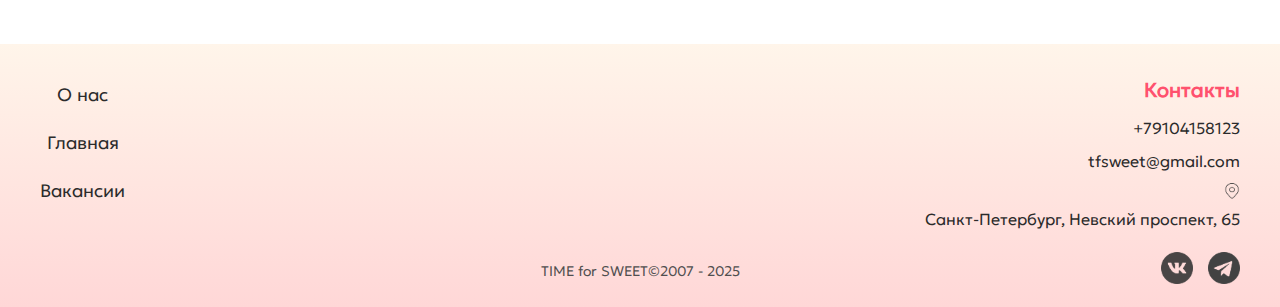
<file: catalouge.html>
<!DOCTYPE html>
<html lang="en">
<head>
    <meta charset="UTF-8">
    <meta name="viewport" content="width=device-width, initial-scale=1.0">
    <title>Time for sweet</title>
    <link rel="stylesheet" href="css/style.css">
    <link rel="icon" type="image/x-icon" href="Pictures/Иконка.png">
</head>

<body>
    <input type="checkbox" id="burger-toggle" class="burger-toggle">
    <label for="burger-toggle" class="menu-close-overlay"></label>
    
    <header>
        <div class="hat">
            <img class="logo" src="Pictures/Иконка.png" alt="Логотип">
            
            <label for="burger-toggle" class="burger-btn">
                <span class="burger-line"></span>
                <span class="burger-line"></span>
                <span class="burger-line"></span>
            </label>
            
            <nav class="desktop-nav">
                <div class="nav-style">
                    <li><a href="index.html">Главная</a></li>
                    <li><a href="about.html">О нас</a></li>
                    <li><a href="vacancy.html">Вакансии</a></li>
                    <li><label for="auth-modal" class="open-modal">Вход</label></li>
                </div>
                <div class="nav-catalouge">
                    <li><a href="catalouge.html#cakes">Торты</a></li>
                    <li><a href="catalouge.html#pastries">Пирожные</a></li>
                    <li><a href="catalouge.html#pies">Пироги</a></li>
                    <li><a href="catalouge.html#cookies">Печенье</a></li>
                    <li><a href="catalouge.html#drinks">Напитки</a></li>
                </div>
            </nav>
            
            <div class="header-icons">
                <a href="bin.html"><img src="Pictures/func/Корзина.png" alt="Корзина" class="hat-marker"></a>
                <a href="profile.html"><img src="Pictures/func/Профиль.png" alt="Профиль" class="hat-marker"></a>
            </div>
        </div>
    </header>

    <div class="strelka-mobileback">
        <button id="mobile-back-btn">
            <img src="Pictures/func/Frame 106.svg" alt="Назад">
        </button> 
    </div>
    
    <div class="mobile-menu">
        <div class="mobile-menu__content">
            <div class="mobile-menu__section">
                <h4 class="mobile-menu__title">Навигация</h4>
                <ul class="mobile-menu__list">
                    <li><a href="index.html" class="mobile-menu__link">Главная</a></li>
                    <li><a href="about.html" class="mobile-menu__link">О нас</a></li>
                    <li><a href="vacancy.html" class="mobile-menu__link">Вакансии</a></li>
                    <li><a href="profile.html" class="mobile-menu__link">Профиль</a></li>
                    <li><label for="auth-modal" class="mobile-menu__link open-modal">Вход</label></li>
                    <li><a href="bin.html" class="mobile-menu__link">Корзина</a></li>
                </ul>
            </div>
            <div class="mobile-menu__section">
                <h4 class="mobile-menu__title">Каталог</h4>
                <ul class="mobile-menu__list">
                    <li><a href="catalouge.html#cakes" class="mobile-menu__link">Торты</a></li>
                    <li><a href="catalouge.html#pastries" class="mobile-menu__link">Пирожные</a></li>
                    <li><a href="catalouge.html#pies" class="mobile-menu__link">Пироги</a></li>
                    <li><a href="catalouge.html#cookies" class="mobile-menu__link">Печенье</a></li>
                    <li><a href="catalouge.html#drinks" class="mobile-menu__link">Напитки</a></li>
                </ul>
            </div>
        </div>
    </div>
        <a href="#top">
            <img class="button-catalouge" src="Pictures/func/strelka.png" alt="Вверх">
        </a>
    <main class="main-content">
        <div class="catalouge-main">
            <section id="cakes" class="catalog-section">
                <p class="section-title">Торты</p>
                <div class="products-grid">
                    <a href="pageitem.html" class="product-card-link">
                        <div class="product-card">
                            <div class="marka-hit">
                                <img src="Pictures/Sweets/марка хит продаж.png" alt="хит продаж">
                            </div>
                            <img src="Pictures/Sweets/Звёздная мечта.png" alt="Торт Звёздная мечта" class="product-image">
                            <div class="product-info">
                                <div class="price-weight-catalouge">
                                    <p class="product-price">2600 руб</p>
                                    <p class="product-weight">2 кг</p>
                                </div>
                                <h3 class="product-title">Торт "Звёздная мечта"</h3>
                                <button class="bin-btn" onclick="event.stopPropagation(); window.location.href='bin.html';">
                                    <img src="Pictures/func/Корзина.png" alt="Корзина" class="bin">
                                </button>
                            </div>
                        </div>
                    </a>

                <div class="product-card">
                    <img src="Pictures/Sweets/Цветочный.png" alt="Торт Цветочный" class="product-image">
                    <div class="product-info">
                        <div class="price-weight-catalouge">
                            <p class="product-price">4000 руб</p>
                            <p class="product-weight">4 кг</p>
                        </div>
                        <h3 class="product-title">Торт "Цветочный"</h3>
                        <a href="bin.html"><img src="Pictures/func/Корзина.png" alt="Корзина" class="bin"></a>
                    </div>
                </div>

                <div class="product-card">
                    <img src="Pictures/Sweets/Нуар.png" alt="Торт Нуар" class="product-image">
                    <div class="product-info">
                        <div class="price-weight-catalouge">
                            <p class="product-price">3100 руб</p>
                            <p class="product-weight">2 кг</p>
                        </div>
                        <h3 class="product-title">Торт "Нуар"</h3>
                        <a href="bin.html"><img src="Pictures/func/Корзина.png" alt="Корзина" class="bin"></a>
                    </div>
                </div>
                <div class="product-card">
                    <img src="Pictures/Sweets/Красный бархат.png" alt="Торт Красный бархат" class="product-image">
                    <div class="product-info">
                        <div class="price-weight-catalouge">
                            <p class="product-price">2600 руб</p>
                            <p class="product-weight">2 кг</p>
                        </div>
                        <h3 class="product-title">Торт "Красный бархат"</h3>
                        <a href="bin.html"><img src="Pictures/func/Корзина.png" alt="Корзина" class="bin"></a>
                    </div>
                </div>
                <div class="product-card">
                    <img src="Pictures/Sweets/Морсая волна.png" alt="Морская волна" class="product-image">
                    <div class="product-info">
                        <div class="price-weight-catalouge">
                            <p class="product-price">3000 руб</p>
                            <p class="product-weight">1.8 кг</p>
                        </div>
                        <h3 class="product-title">Торт "Морская волна"</h3>
                        <a href="bin.html"><img src="Pictures/func/Корзина.png" alt="Корзина" class="bin"></a>
                    </div>
                </div>
                <div class="product-card">
                    <img src="Pictures/Sweets/Золотая лилия.png" alt="Золотая лилия" class="product-image">
                    <div class="product-info">
                        <div class="price-weight-catalouge">
                            <p class="product-price">3900 руб</p>
                            <p class="product-weight">3 кг</p>
                        </div>
                        <h3 class="product-title">Торт "Золотая лилия"</h3>
                        <a href="bin.html"><img src="Pictures/func/Корзина.png" alt="Корзина" class="bin"></a>
                    </div>
                </div>
            </div>
        </section>

        <section id="pastries" class="catalog-section">
            <p class="section-title">Пирожные</p>
            <div class="products-grid">
                <div class="product-card">
                    <div class="marka-hit">
                            <img src="Pictures/Sweets/марка хит продаж.png" alt="хит продаж">
                        </div>
                    <img src="Pictures/Sweets/Апельсин.png" alt="Пирожное Апельсин" class="product-image">
                    <div class="product-info">
                        <div class="price-weight-catalouge">
                            <p class="product-price">410 руб</p>
                            <p class="product-weight">300u г</p>
                        </div>
                        <h3 class="product-title">Пирожное "Апельсин"</h3>
                        <a href="bin.html"><img src="Pictures/func/Корзина.png" alt="Корзина" class="bin"></a>
                    </div>
                </div>

                <div class="product-card">
                    <img src="Pictures/Sweets/Лимон-мята.png" alt="Пирожное Лимон-мята" class="product-image">
                    <div class="product-info">
                        <div class="price-weight-catalouge">
                            <p class="product-price">180 руб</p>
                            <p class="product-weight">300 г</p>
                        </div>
                        <h3 class="product-title">Пирожное "Лимон-мята"</h3>
                        <a href="bin.html"><img src="Pictures/func/Корзина.png" alt="Корзина" class="bin"></a>
                    </div>
                </div>
                <div class="product-card">
                    <img src="Pictures/Sweets/Шоколад.png" alt="Пирожное Шоколад" class="product-image">
                    <div class="product-info">
                        <div class="price-weight-catalouge">
                            <p class="product-price">180 руб</p>
                            <p class="product-weight">300 г</p>
                        </div>
                        <h3 class="product-title">Пирожное "Шоколад"</h3>
                        <a href="bin.html"><img src="Pictures/func/Корзина.png" alt="Корзина" class="bin"></a>
                    </div>
                </div>
            </div>
        </section>

        <section id="pies" class="catalog-section">
            <p class="section-title">Пироги</p>
            <div class="products-grid">
                <div class="product-card">
                    <img src="Pictures/Sweets/Пирог с вишней.png" alt="Пирог с вишней" class="product-image">
                    <div class="product-info">
                        <div class="price-weight-catalouge">
                            <p class="product-price">140 руб</p>
                            <p class="product-weight">170 г</p>
                        </div>
                        <h3 class="product-title">Пирог с вишней</h3>
                        <a href="bin.html"><img src="Pictures/func/Корзина.png" alt="Корзина" class="bin"></a>
                    </div>
                </div>
                <div class="product-card">
                    <img src="Pictures/Sweets/Пирог с черникой.png" alt="Пирог с черникой" class="product-image">
                    <div class="product-info">
                        <div class="price-weight-catalouge">
                            <p class="product-price">160 руб</p>
                            <p class="product-weight">170 г</p>
                        </div>
                        <h3 class="product-title">Пирог с черникой</h3>
                        <a href="bin.html"><img src="Pictures/func/Корзина.png" alt="Корзина" class="bin"></a>
                    </div>
                </div>
            </div>
        </section>
        <section id="cookies" class="catalog-section">
            <p class="section-title">Печенье</p>
            <div class="products-grid">
                <div class="product-card">
                    <img src="Pictures/Sweets/ПВесенний.png" alt="Набор печенья Весенний" class="product-image">
                    <div class="product-info">
                        <div class="price-weight-catalouge">
                            <p class="product-price">799 руб</p>
                            <p class="product-weight">650 г</p>
                        </div>
                        <h3 class="product-title">Набор печенья <br>"Весенний"</h3>
                        <a href="http://"><img src="Pictures/func/Корзина.png" alt="Корзина" class="bin"></a>
                    </div>
                </div>
                <div class="product-card">
                    <img src="Pictures/Sweets/ПСладкие символы.png" alt="Набор печенья Сладкие символы" class="product-image">
                    <div class="product-info">
                        <div class="price-weight-catalouge">
                            <p class="product-price">799 руб</p>
                            <p class="product-weight">650 г</p>
                        </div>
                        <h3 class="product-title">Набор печенья <br>"Сладкие символы"</h3>
                        <a href="http://"><img src="Pictures/func/Корзина.png" alt="Корзина" class="bin"></a>
                    </div>
                </div>
                <div class="product-card">
                    <img src="Pictures/Sweets/ПTFS.png" alt="Набор печенья Time for Sweet" class="product-image">
                    <div class="product-info">
                        <div class="price-weight-catalouge">
                            <p class="product-price">799 руб</p>
                            <p class="product-weight">650 г</p>
                        </div>
                        <h3 class="product-title">Набор печенья <br> "Time for Sweet"</h3>
                        <a href="http://"><img src="Pictures/func/Корзина.png" alt="Корзина" class="bin"></a>
                    </div>
                </div>
            </div>
        </section>
        <section id="drinks" class="catalog-section">
            <p class="section-title">Напитки</p>
            <div class="products-grid">
                <div class="product-card">
                    <div class="marka-hit">
                        <img src="Pictures/Sweets/марка хит продаж.png" alt="хит продаж">
                    </div>
                    <img src="Pictures/Sweets/Клубничный фраппе.png" alt="Клубничный фраппе" class="product-image">
                    <div class="product-info">
                        <div class="price-weight-catalouge">
                            <p class="product-price">400 руб</p>
                            <p class="product-weight">100 г</p>
                        </div>
                        <h3 class="product-title">Клубничный Фраппе</h3>
                        <a href="http://"><img src="Pictures/func/Корзина.png" alt="Корзина" class="bin"></a>
                    </div>
                </div>
                
                <div class="product-card">
                    <img src="Pictures/Sweets/Матча-латте.png" alt="Матча-латте" class="product-image">
                    <div class="product-info">
                        <div class="price-weight-catalouge">
                            <p class="product-price">210 руб</p>
                            <p class="product-weight">300 г</p>
                        </div>
                        <h3 class="product-title">Матча-латте</h3>
                        <a href="http://"><img src="Pictures/func/Корзина.png" alt="Корзина" class="bin"></a>
                    </div>
                </div>
                
                <div class="product-card">
                    <img src="Pictures/Sweets/Лимонад грейпфрут.png" alt="Лимонад грейпфрут" class="product-image">
                    <div class="product-info">
                        <div class="price-weight-catalouge">
                            <p class="product-price">150 руб</p>
                            <p class="product-weight">300 г</p>
                        </div>
                        <h3 class="product-title">Лимонад грейпфрут</h3>
                        <a href="http://"><img src="Pictures/func/Корзина.png" alt="Корзина" class="bin"></a>
                    </div>
                </div>
            </div>
        </section>
    </div>
        <footer>
            <div class="footer">
                <div class="nav-left">
                    <nav class="footer-nav">
                        <li><a href="about.html">О нас</a></li>
                        <li><a href="index.html">Главная</a></li>
                        <li><a href="vacancy.html">Вакансии</a></li>
                    </nav>
                </div>
                <div class="nav-right">
                    <h4>Контакты</h4>
                    <div class="contacts">
                        <p class="text">+79104158123</p>
                        <p class="text">tfsweet@gmail.com</p>
                        <img src="Pictures/marker 1.png" alt="Метка">
                        <p class="text">Санкт-Петербург, Невский проспект, 65</p>
                    </div>
                    <div class="footer-apps">
                        <a href="http://"><img src="Pictures/apps/Vk.png" alt="Vk" class="footer-icons"></a>
                        <a href="http://"><img src="Pictures/apps/Telegram.png" alt="Telegram" class="footer-icons"></a>
                    </div>
            </div>
                <p class="footer-title">TIME for SWEET©2007 - 2025</p>
            </div>

    </main>
    <input type="checkbox" id="auth-modal">
        <div class="autorize-overlay">
            <div class="autorize">
                <label for="auth-modal" class="close-btn">
                    <img src="Pictures/func/exit.png" alt="выход">
                </label>
                <div class="title-autorize">
                    <p>Вход в аккаунт</p>
                </div>
                <form action="/test" method="get">
                    <div>
                        <div class="line-input">
                            <label for="text" class="cell">Логин</label>
                            <input type="text" placeholder="Введите логин" name="text" id="text">
                        </div>
                        <div class="line-input">
                            <label for="password" class="cell">Пароль</label>
                            <input type="password" placeholder="Введите пароль" name="password" id="password">
                        </div>
                    </div>
                    <div class="check">
                        <input type="checkbox" name="member" id="member">
                        <label for="member">Запомнить меня</label>
                    </div>
                    <div>
                        <button type="submit">Войти</button>
                    </div>
                </form>
            </div>
        </div>
</body>
</html>

</body>
</file>
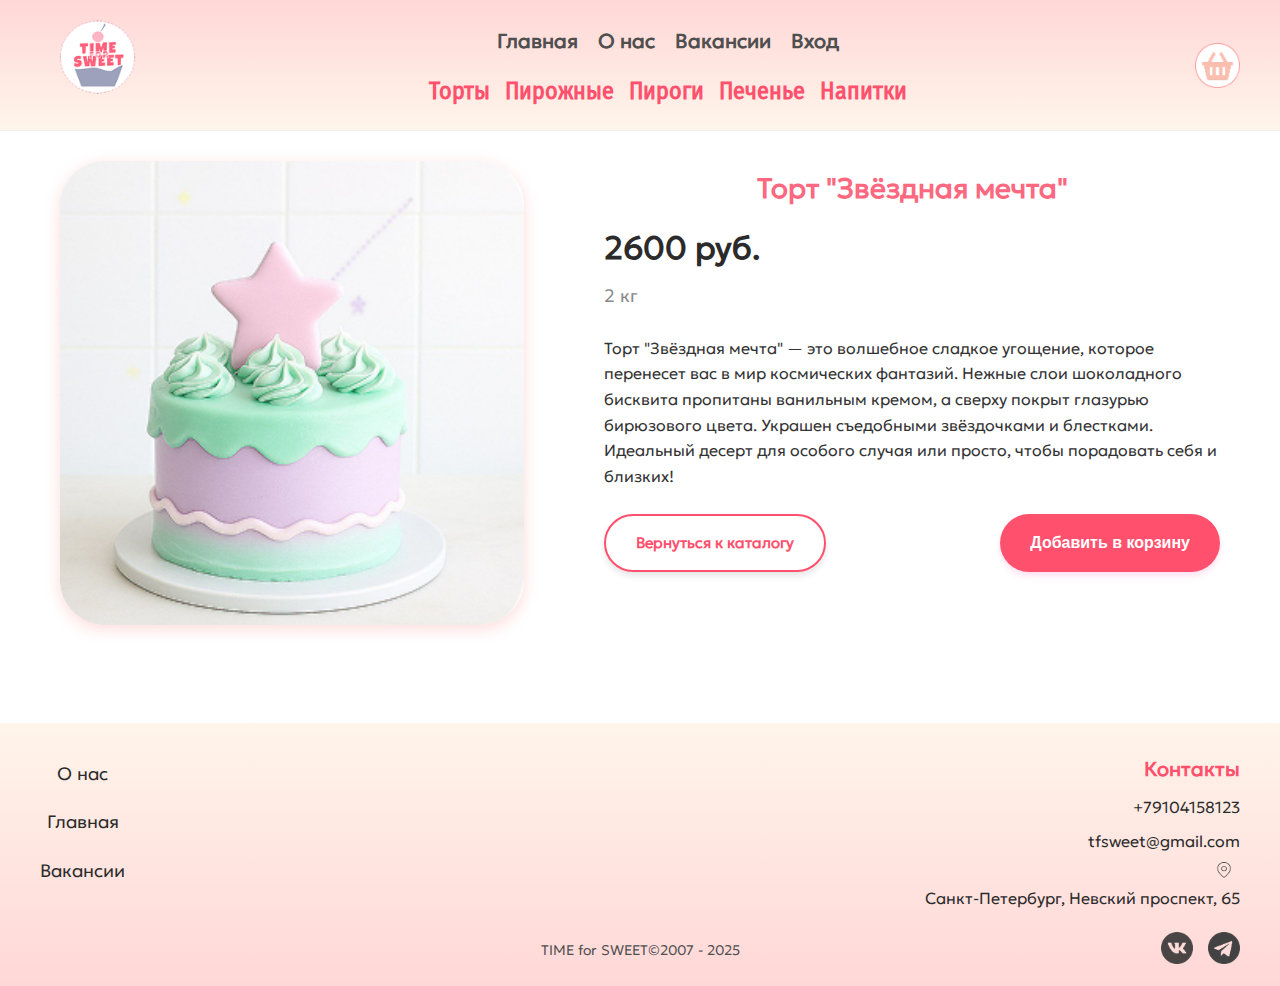
<file: pageitem.html>
<!DOCTYPE html>
<html lang="ru">
<head>
    <meta charset="UTF-8">
    <meta name="viewport" content="width=device-width, initial-scale=1.0">
    <title>Страница товара - TIME for SWEET</title>
    <link rel="stylesheet" href="css/style.css">
    <link rel="icon" type="image/x-icon" href="Pictures/Иконка.png">
<body>
    <input type="checkbox" id="burger-toggle" class="burger-toggle">
    <label for="burger-toggle" class="menu-close-overlay"></label>
    
    <header>
        <div class="hat">
            <img class="logo" src="Pictures/Иконка.png" alt="Логотип">
            
            <label for="burger-toggle" class="burger-btn">
                <span class="burger-line"></span>
                <span class="burger-line"></span>
                <span class="burger-line"></span>
            </label>
            
            <nav class="desktop-nav">
                <div class="nav-style">
                    <li><a href="index.html">Главная</a></li>
                    <li><a href="about.html">О нас</a></li>
                    <li><a href="vacancy.html">Вакансии</a></li>
                    <li><label for="auth-modal" class="open-modal">Вход</label></li>
                </div>
                <div class="nav-catalouge">
                    <li><a href="catalouge.html#cakes">Торты</a></li>
                    <li><a href="catalouge.html#pastries">Пирожные</a></li>
                    <li><a href="catalouge.html#pies">Пироги</a></li>
                    <li><a href="catalouge.html#cookies">Печенье</a></li>
                    <li><a href="catalouge.html#drinks">Напитки</a></li>
                </div>
            </nav>
            
            <div class="header-icons">
                <a href="bin.html"><img src="Pictures/func/Корзина.png" alt="Корзина" class="hat-marker"></a>
            </div>
        </div>
    </header>

    <div class="strelka-mobileback">
        <button id="mobile-back-btn">
            <img src="Pictures/func/Frame 106.svg" alt="Назад">
        </button> 
    </div>
    
    <div class="mobile-menu">
        <div class="mobile-menu__content">
            <div class="mobile-menu__section">
                <h4 class="mobile-menu__title">Навигация</h4>
                <ul class="mobile-menu__list">
                    <li><a href="index.html" class="mobile-menu__link">Главная</a></li>
                    <li><a href="about.html" class="mobile-menu__link">О нас</a></li>
                    <li><a href="vacancy.html" class="mobile-menu__link">Вакансии</a></li>
                    
                    <li><a href="profile.html" class="mobile-menu__link active">Профиль</a></li>
                    <li><a href="bin.html" class="mobile-menu__link">Корзина</a></li>
                    <li><label for="auth-modal" class="mobile-menu__link open-modal">Вход</label></li>
                </ul>
            </div>
            <div class="mobile-menu__section">
                <h4 class="mobile-menu__title">Каталог</h4>
                <ul class="mobile-menu__list">
                    <li><a href="catalouge.html#cakes" class="mobile-menu__link">Торты</a></li>
                    <li><a href="catalouge.html#pastries" class="mobile-menu__link">Пирожные</a></li>
                    <li><a href="catalouge.html#pies" class="mobile-menu__link">Пироги</a></li>
                    <li><a href="catalouge.html#cookies" class="mobile-menu__link">Печенье</a></li>
                    <li><a href="catalouge.html#drinks" class="mobile-menu__link">Напитки</a></li>
                </ul>
            </div>
        </div>
    </div>

    <main class="product-page-itempage">
        <div class="product-container-itempage">
            <div class="product-gallery-itempage">
                <img src="Pictures/Sweets/Звёздная мечта.png" alt="Торт Звёздная мечта" class="product-main-image" id="main-image">
            </div>
            <div class="product-info-itempage">
                <div class="marka-hit">
                    <img src="Pictures/Sweets/марка хит продаж.png" alt="хит продаж">
                </div>
                
                <h1 class="product-title-itempage">Торт "Звёздная мечта"</h1>
                <div class="product-price-container">
                    <div class="product-price-itempage">2600 руб.</div>
                    <div class="product-weight-itempage">2 кг</div>
                </div>
                <div class="product-description-itempage">
                    Торт "Звёздная мечта" — это волшебное сладкое 
                    угощение, которое перенесет вас в мир космических
                    фантазий. Нежные слои шоколадного бисквита пропитаны 
                    ванильным кремом, а сверху покрыт глазурью бирюзового цвета. 
                    Украшен съедобными звёздочками и блестками.  
                    Идеальный десерт для особого случая или просто, чтобы 
                    порадовать себя и близких!
                </div>
                
                <div class="product-actions">
                    <a href="catalouge.html" class="back-to-catalog-btn">
                        Вернуться к каталогу
                    </a>
                    <button class="add-to-cart-btn" id="add-to-cart">
                        Добавить в корзину
                    </button>
                </div>
            </div>
        </div>
    </main>
    
    <footer>
        <div class="footer">
            <div class="nav-left">
                <nav class="footer-nav">
                    <li><a href="about.html">О нас</a></li>
                    <li><a href="index.html">Главная</a></li>
                    <li><a href="vacancy.html">Вакансии</a></li>
                </nav>
            </div>
            <div class="nav-right">
                <h4>Контакты</h4>
                <div class="contacts">
                    <p class="text">+79104158123</p>
                    <p class="text">tfsweet@gmail.com</p>
                    <img src="Pictures/marker 1.png" alt="Метка" class="metka">
                    <p class="text">Санкт-Петербург, Невский проспект, 65</p>
                </div>
                <div class="footer-apps">
                    <a href="http://"><img src="Pictures/apps/Vk.png" alt="Vk" class="footer-icons"></a>
                    <a href="http://"><img src="Pictures/apps/Telegram.png" alt="Telegram" class="footer-icons"></a>
                </div>
            </div>
            <p class="footer-title">TIME for SWEET©2007 - 2025</p>
        </div>
    </footer>
    
    <input type="checkbox" id="auth-modal">
    <div class="autorize-overlay">
        <div class="autorize">
            <label for="auth-modal" class="close-btn">
                <img src="Pictures/func/exit.png" alt="выход">
            </label>
            <div class="title-autorize">
                <p>Вход в аккаунт</p>
            </div>
            <form action="/test" method="get">
                <div>
                    <div class="line-input">
                        <label for="text" class="cell">Логин</label>
                        <input type="text" placeholder="Введите логин" name="text" id="text">
                    </div>
                    <div class="line-input">
                        <label for="password" class="cell">Пароль</label>
                        <input type="password" placeholder="Введите пароль" name="password" id="password">
                    </div>
                </div>
                <div class="check">
                    <input type="checkbox" name="member" id="member">
                    <label for="member">Запомнить меня</label>
                </div>
                <div>
                    <button type="submit">Войти</button>
                </div>
            </form>
        </div>
    </div>
    
    <script>
        document.addEventListener('DOMContentLoaded', function() {
            const mainImage = document.getElementById('main-image');
            const thumbnails = document.querySelectorAll('.thumbnail');
            
            thumbnails.forEach(thumb => {
                thumb.addEventListener('click', function() {

                    thumbnails.forEach(t => t.classList.remove('active'));
                    this.classList.add('active');
                    mainImage.src = this.dataset.image;
                    mainImage.alt = this.alt;
                });
            });
            
            const quantityInput = document.getElementById('product-quantity');
            const decreaseBtn = document.getElementById('decrease-qty');
            const increaseBtn = document.getElementById('increase-qty');
            
            decreaseBtn.addEventListener('click', function() {
                let value = parseInt(quantityInput.value);
                if (value > 1) {
                    quantityInput.value = value - 1;
                }
            });
            
            increaseBtn.addEventListener('click', function() {
                let value = parseInt(quantityInput.value);
                if (value < 10) {
                    quantityInput.value = value + 1;
                }
            });
            
            const addToCartBtn = document.getElementById('add-to-cart');
            addToCartBtn.addEventListener('click', function() {
                const quantity = quantityInput.value;
                const productName = document.querySelector('.product-title').textContent;
                const productPrice = document.querySelector('.product-price').textContent;
                
                alert(`Товар "${productName}" добавлен в корзину в количестве ${quantity} шт.`);
                
            });
            
            const favoriteBtn = document.getElementById('add-to-favorites');
            favoriteBtn.addEventListener('click', function() {
                const isFavorite = this.classList.toggle('active');
                const icon = this.querySelector('img');
                
                if (isFavorite) {
                    icon.src = 'Pictures/func/heart-filled.png'; 
                    alert('Товар добавлен в избранное');
                } else {
                    icon.src = 'Pictures/func/heart.png';
                    alert('Товар удалён из избранного');
                }
            });
            
            const burgerToggle = document.getElementById('burger-toggle');
            const menuCloseOverlay = document.querySelector('.menu-close-overlay');
            const mobileBackBtn = document.getElementById('mobile-back-btn');
            
            if (menuCloseOverlay) {
                menuCloseOverlay.addEventListener('click', function() {
                    burgerToggle.checked = false;
                });
            }
            
            if (mobileBackBtn) {
                mobileBackBtn.addEventListener('click', function() {
                    burgerToggle.checked = false;
                });
            }
            
            mobileBackBtn.addEventListener('click', function() {
                window.history.back();
            });
        });
    </script>
    <script src="js/auth-validation.js"></script>
</body>
</html>
</file>
<file: css/style.css>
@font-face {
    font-family: 'Geologica_Auto-Light';
    src: url('/fonts/Geologica_Auto-Light.ttf') format('truetype');
}

@font-face {
    font-family: 'LilitaOne-Regular';
    src: url('/fonts/LilitaOne-Regular.ttf') format('truetype');
}

@font-face {
    font-family: 'FiraSansCondensed-Regular';
    src: url('/fonts/FiraSansCondensed-Regular.ttf') format('truetype');
}

@font-face {
    font-family: 'LuckiestGuy-Regular';
    src: url('/fonts/LuckiestGuy-Regular.ttf') format('truetype');
}

@font-face {
    font-family: 'HammersmithOne-Regular';
    src: url('/fonts/HammersmithOne-Regular.ttf') format('truetype');
}
header {
    background: linear-gradient(#FFD7D7, #FFF5EA);
    padding: 15px 0;
    border-bottom: 1px solid #eee;
}

.hat {
    display: flex;
    justify-content: space-between;
    align-items: center;
    max-width: 1200px;
    margin: 0 auto;
    padding: 0 20px;
}

.logo {
    width: 115px;
    height: auto;
}

nav {
    display: flex;
    flex-direction: column;
    align-items: center;
}

.nav-style {
    display: flex;
    list-style: none;
    font-size: 20px;
    margin: 10px 0;
    font-family: 'Geologica_Auto-Light';
    cursor: pointer;
}


.nav-catalouge {
    display: flex;
    list-style: none;
    font-size: 24px;
    margin: 5px 0;
    color: #FF516E;
    font-family: 'FiraSansCondensed-Regular';
}

.nav-style li, .nav-catalouge li {
    list-style: none;
    margin: 0 15px;
}

.nav-style a{
    /* text-decoration: none !important; */
    color: #504F4F;
    font-weight: bold;
    transition: color 0.3s;
}

.nav-catalouge a {
    /* text-decoration: none !important; */
    color: #FF516E;
    font-weight: bold;
    transition: color 0.3s;
}

.nav-style a:hover {
    color: #ff6b6b;
}

.nav-catalouge a:hover{
    color: #504F4F;
}


.hat-marker {
    width: 45px;
    height: 45px;
    margin-left: 15px;
    transition: transform 0.3s;
}

.hat-marker:hover {
    transform: scale(1.1);
}

html {
    scroll-behavior: smooth;
}

.catalog-section {
    margin-bottom: 3rem;
    scroll-margin-top: 20px; 
}


/*Главная*/

* {
    margin: 0;
    padding: 0;
    box-sizing: border-box;
}

a{
    text-decoration: none !important;
}

.title-hits p{
    font-size: 32px;
    font-family:'Geologica_Auto-Light';
    color: #504F4F
}

/* Баннер */
.banner {
    width: 100vw;
    margin-left: calc(-50vw + 50%);
    padding: 0;
}

.banner img {
    width: 100%;
    height: auto;
    border-radius: 0;
    display: block;
}

/* Хиты продаж */
.hits {
    display: flex;
    justify-content: center;
    align-items: center;
    padding: 20px;
    margin: 40px 0 20px 0;
    gap: 20px;
}

.border {
    width: 200px; 
    height: 4px; 
    background-color: #ffdcdca3;
    border-radius: 50% ; 
    position: relative;
}

.border::before {
    content: '';
    position: absolute;
    top: 4px;
    left: 0;
    right: 0;
    height: 4px;
    background: inherit;
    border-radius: 50% / 100% 100% 0 0;
    transform: scaleY(-1);
}

.hits h2 {
    font-size: 32px;
    color: #FF516E;
    font-family: 'Geologica_Auto-Light';
    text-align: center;
    /* white-space: nowrap; */
}

.hit-sell {
    display: flex;
    justify-content: center;
    flex-wrap: wrap;
    gap: 30px;
    padding: 0 20px;
    max-width: 1200px;
    margin: 0 auto 40px;
}

.cart {
    width: 100%;
    max-width: 300px;
    padding: 25px 20px;
    display: flex;
    flex-direction: column;
    position: relative;
    border-radius: 5%;
}

.cart:hover {
    box-shadow: 0 8px 25px rgba(255, 116, 116, 0.277);
}

.hits-img {
    width: 100%;
    height: 250px;
    object-fit: cover;
    border-radius: 26px;
    margin-bottom: 20px;
}

.cart-info {
    flex: 1;
    text-align: left;
}

.price-weight-container {
    display: flex;
    align-items: baseline; 
    gap: 8px;
    margin-bottom: 8px;
}

.price {
    font-size: 22px;
    font-weight: bold;
    color: #2B2B2B;
    font-family: 'Geologica_Auto-Light';
    margin: 0;
}

.weight {
    font-size: 14px;
    color: #888888;
    font-family: 'Geologica_Auto-Light';
    margin: 0;
}

.title, .name {
    font-size: 18px;
    color: #2B2B2B;
    font-family: 'Geologica_Auto-Light';
    margin: 0;
}

.cart-action {
    display: flex;
    align-items: flex-start;
    justify-content: center;
    margin-top: 0;
}

.bin {
    width: 60px;
    height: 60px;
    transition: transform 0.2s;
    cursor: pointer;
    padding: 8px;
    position: absolute;
    right: 20px;
    bottom: 50px;
    
}

.bin:hover {
    transform: scale(1.1);
}

/*"Готовим на заказ" */
.order {
    display: flex;
    flex-direction: row;
    align-items: center;
    justify-content: center;
    margin: 60px 20px;
    gap: 60px;
    flex-wrap: wrap;
}

.man {
    max-width: 100%;
    height: auto;
    border-radius: 20px;
    flex: 1;
    min-width: 410px;
    max-width: 410px;
}

.text-order {
    flex: 1;
    min-width: 300px;
    max-width: 500px;
    font-family: 'Geologica_Auto-Light';
}

.text-order h2 {
    font-size: 36px;
    color: #FF516E;
    font-family: 'Geologica_Auto-Light';
    margin-bottom: 30px;
    text-align: left;
}

.info-text {
    font-size: 18px;
    line-height: 1.7;
    color: #2B2B2B;
}

.info-text .text {
    margin-bottom: 20px;
}

.text-calling {
    font-weight: bold;
    margin-top: 25px;
    line-height: 1.8;
}

/*О нас*/

.web-title {
    display: flex;
    align-items: center;
    justify-content: center;
    margin: 30px 0;
}

.border {
    width: 200px; 
    height: 8px; 
    background-color: #FFACAC;
    border-radius: 50% / 100% 100% 0 0; 
    position: relative;
}

.border::before {
    content: '';
    position: absolute;
    top: 4px;
    left: 0;
    right: 0;
    height: 4px;
    background: inherit;
    border-radius: 50% / 100% 100% 0 0;
    transform: scaleY(-1);
}

h1 {
    font-size: 48px;
    text-align: center;
    color: #FF516E;
    font-family: 'LilitaOne-Regular';
}

/*Мини картиночке*/
.info-about {
    text-align: center;
    margin-bottom: 40px;
}

.begin-about {
    font-size: 24px;
    margin-bottom: 30px;
    color: #2B2B2B;
    font-family: 'Geologica_Auto-Light';
}

.frases-about {
    display: flex;
    justify-content: center;
    gap: 40px;
    margin-top: 20px;
}

.frases-about div {
    display: flex;
    flex-direction: column;
    align-items: center;
}

.markers {
    width: 40px;
    height: 40px;
    margin-bottom: 10px;
}

.mini-text {
    font-size: 20px;
    color: #2B2B2B;
    font-family: 'Geologica_Auto-Light';
}

/*Торт и текст*/

.aboutus-info{
    display: flex;
    align-items: center;
    justify-content: center;
    max-width: 1000px;
    margin: 0 auto 40px;
    padding: 0 20px;
}

.info-img{
    width: 300px;
    height: auto;
    margin-right: 40px;
}

.text-info{
    font-size: 18px;
    line-height: 30px;
    font-family: 'Geologica_Auto-Light';
    color:#2B2B2B !important;
}

/*Карусель изображений*/

.about-pictures{
    display: flex;
    justify-content: center;
    align-items: center;
    gap: 40px;
    margin-bottom: 40px;
}

.galery{
    max-height: 350px;
    width: auto;
    margin: 0 7px;
}

.button-galery {
    cursor: pointer;
    transition: transform 0.3s;
    position: relative;
    z-index: 2;
    margin: 0 -30px; 
}

.button-galery:hover {
    transform: scale(1.1);
}

.about-pictures {
    display: flex;
    justify-content: center;
    align-items: center;
    gap: 0; 
    margin-bottom: 40px;
}

.galery {
    max-height: 350px;
    width: auto;
    position: relative;
    z-index: 1;
}

#carouselExampleInterval{
    max-width: 710px;
    margin: 40px auto;
    border-radius: 43px;
    overflow: hidden;
    box-shadow: 0 8px 25px rgba(255, 81, 110, 0.4);
}

#aboutCarousel .carousel-inner{
    border-radius: 15px;
}

#aboutCarousel .carousel-item img{
    height: 350px;
    object-fit: cover;
    width: 100%;
}

/*Футер*/

footer {
    background: linear-gradient(#FFF5EA, #FFD7D7);
    padding: 30px 0 15px;
    position: relative;
}

.footer {
    display: flex;
    justify-content: space-between;
    align-items: flex-start;
    max-width: 1200px;
    margin: 0 auto;
    padding: 0 20px;
    position: relative;
}

.nav-left {
    display: flex;
}

.footer-nav {
    display: flex;
    flex-direction: column;
    list-style: none;
    gap: 10px;
    font-size: 24px;
    font-family: 'Geologica_Auto-Light';
}

.footer-nav li {
    list-style: none;
}

.footer-nav a {
    /* text-decoration: none !important; */
    color: #2B2B2B;
    font-size: 18px;
    transition: color 0.3s;
}

.footer-nav a:hover {
    color: #ff6b6b;
}

.nav-right {
    display: flex;
    flex-direction: column;
    align-items: flex-end;
}

.nav-right h4 {
    font-size: 20px;
    color: #FF516E;
    margin-bottom: 10px;
    font-family: 'Geologica_Auto-Light';
}

.contacts {
    display: flex;
    flex-direction: column;
    align-items: flex-end;
    gap: 8px;
    margin-bottom: 20px;
}

.contacts .text {
    font-size: 16px;
    color: #2B2B2B;
    font-family: 'Geologica_Auto-Light';
    margin: 0;
}

.contacts div {
    display: flex;
    align-items: center;
    justify-content: flex-end;
    width: 100%;
}

.contacts img {
    width: 16px;
    height: 16px;
}

.footer-apps {
    display: flex;
    gap: 15px;
}

.footer-icons {
    width: 32px;
    height: 32px;
    transition: transform 0.3s;
}

.footer-icons:hover {
    transform: scale(1.1);
}

.footer-title {
    position: absolute;
    bottom: 10px;
    left: 50%;
    transform: translateX(-50%);
    font-size: 14px;
    color: #504F4F;
    font-family: 'Geologica_Auto-Light';
    margin: 0;
    white-space: nowrap;
}

.metka {
    width: 16px;
    height: 16px;
    display: inline-block;
    vertical-align: middle;
    margin-right: 8px;
}

/*Авторизация*/

.autorize {
    position: fixed;
    top: 50%;
    left: 50%;
    transform: translate(-50%, -50%) scale(0);
    background: white;
    padding: 40px;
    border-radius: 20px;
    box-shadow: 0 10px 30px rgba(0, 0, 0, 0.3);
    z-index: 1000;
    width: 400px;
    opacity: 0;
    transition: all 0.3s ease;
}

.title-autorize p{
    font-size: 32px;
    color: #FF516E;
}

.autorize-overlay {
    position: fixed;
    top: 0;
    left: 0;
    width: 100%;
    height: 100%;
    background: rgba(255, 199, 199, 0.247);
    backdrop-filter: blur(4px);
    z-index: 999;
    opacity: 0;
    visibility: hidden;
    transition: all 0.3s ease;
}

#auth-modal {
    display: none;
}

#auth-modal:checked ~ .autorize-overlay {
    opacity: 1;
    visibility: visible;
}

#auth-modal:checked ~ .autorize-overlay .autorize {
    opacity: 1;
    transform: translate(-50%, -50%) scale(1);
}

.open-modal {
    color: #504F4F;
    font-weight: bold;
    transition: color 0.3s;
    font-family: 'Geologica_Auto-Light';
    font-size: 20px;
    cursor: pointer;
    background: none;
    border: none;
    padding: 0;
    display: inline;
}

.open-modal:hover {
    color: #ff6b6b;
}

.title-autorize{
    text-align: center;
    color: #FF516E;
    font-family: 'Geologica_Auto-Light';
    font-size: 32px;
    margin-bottom: 30px;
}

.line-input {
    margin-bottom: 20px;
    position: relative;
}

.line-input label {
    display: block;
    margin-bottom: 8px;
    color: #D09999;
    font-family: 'Geologica_Auto-Light';
    font-size: 20px;
}

.line-input input {
    width: 100%;
    padding: 12px 15px;
    border: 2px solid #FFACAC;
    border-radius: 10px;
    background: white;
    font-size: 16px;
    font-family: 'Geologica_Auto-Light';
    transition: border-color 0.3s, box-shadow 0.3s;
    box-sizing: border-box;
}

.line-input input:focus {
    outline: none;
    border-color: #FF516E;
    box-shadow: 0 0 0 3px rgba(255, 81, 110, 0.1);
}

.line-input input::placeholder {
    color: #ccc;
}

.check {
    display: flex;
    align-items: center;
    margin-bottom: 25px;
    gap: 10px;
}

.check label {
    color: #D09999;
    font-family: 'Geologica_Auto-Light';
    font-size: 14px;
    order: 2;
}

.check input[type="checkbox"] {
    width: 18px;
    height: 18px;
    accent-color: #FF516E;
    order: 1;
}

.autorize button[type="submit"] {
    width: 100%;
    padding: 15px;
    background: linear-gradient(45deg, #FF516E, #FF8E9D);
    color: white;
    border: none;
    border-radius: 10px;
    font-size: 18px;
    font-family: 'Geologica_Auto-Light';
    font-weight: bold;
    cursor: pointer;
    transition: transform 0.3s, box-shadow 0.3s;
}

.autorize button[type="submit"]:hover {
    transform: translateY(-1px);
}

.autorize button[type="submit"]:active {
    transform: translateY(0);
}


.close-btn {
    position: absolute;
    top: 15px;
    right: 15px;
    background: transparent;
    border: none;
    padding: 0;
    cursor: pointer;
    border-radius: 0;
    display: flex;
    align-items: center;
    justify-content: center;
    width: 24px;
    height: 24px;
    transition: transform 0.3s;
}

.close-btn:hover {
    background-color: transparent;
    transform: scale(1.1);
}

.close-btn img {
    width: 100%;
    height: 100%;
    display: block;
    object-fit: contain;
}

#auth-modal {
    display: none;
}

#auth-modal:checked ~ .autorize-overlay {
    opacity: 0;
    visibility: hidden;
}

#auth-modal:checked ~ .autorize-overlay .autorize {
    opacity: 0;
    transform: translate(-50%, -50%) scale(0);
}

.autorize-overlay {
    position: fixed;
    top: 0;
    left: 0;
    width: 100%;
    height: 100%;
    background: rgba(255, 199, 199, 0.247);
    backdrop-filter: blur(4px);
    z-index: 999;
    opacity: 0;
    visibility: hidden;
    transition: all 0.3s ease;
}

#auth-modal:checked ~ .autorize-overlay {
    opacity: 1;
    visibility: visible;
}

#auth-modal:checked ~ .autorize-overlay .autorize {
    opacity: 1;
    transform: translate(-50%, -50%) scale(1);
}
/*Каталог*/

body {
    font-family: 'Geologica_Auto-Light';
    line-height: 1.6;
    color: #333;
    background-color: #fff;
}

/* Основной контент */
.catalouge-main{
    max-width: 1200px;
    margin: 2rem auto;
    padding: 0 2rem;
}

.catalog-section {
    margin-bottom: 3rem;
}

.products-grid {
    display: grid;
    grid-template-columns: repeat(auto-fit, minmax(280px, 1fr));
    gap: 20px;
}

#pies .products-grid {
    display: grid;
    grid-template-columns: repeat(auto-fit, minmax(300px, 400px));
    gap: 20px;
    justify-content: center;
}

.section-title {
    text-align: center;
    font-family: 'Geologica_Auto-Light';
    font-size: 32px;
    color: #FF516E;
    display: flex;
    align-items: center;
    justify-content: center;
    margin: 40px 0 30px 0;
    position: relative;
}

.section-title::before,
.section-title::after {
    content: '';
    flex: 1;
    height: 4px;
    background-color: #ffdcdca3;
    border-radius: 2px;
    margin: 0 20px;
}

.section-title::before {
    margin-right: 20px;
}

.section-title::after {
    margin-left: 20px;
}

/* Товар */
.product-card {
    width: 100%;
    max-width: 300px;
    padding: 25px 20px;
    display: flex;
    flex-direction: column;
    position: relative;
    border-radius: 5%;
}

.product-card-link {
    position: relative;
    display: block;
    text-decoration: none;
    color: inherit;
    cursor: pointer;
    transition: transform 0.3s ease, box-shadow 0.3s ease;
}

.product-card-link:hover {
    transform: translateY(-5px);
}

.product-card-link:hover .product-card {
    box-shadow: 0 8px 20px rgba(0, 0, 0, 0.15);
}

.product-card-link .bin-link {
    position: relative;
    z-index: 10; 
    pointer-events: auto; 
}

.product-card-link:hover {
    cursor: pointer;
}


.product-card:hover {
    box-shadow: 0 8px 25px rgba(255, 116, 116, 0.277);
}

.button-catalouge {
    position: fixed;
    bottom: 80px;
    right: 80px;
    width: 70px;
    height: 70px;
    cursor: pointer;
    z-index: 1000;
    transform: rotate(-270deg);
    transition: transform 0.3s ease, opacity 0.3s ease;
    background: rgba(255, 215, 215, 0.8);
    border-radius: 50%;
    padding: 10px;
    box-shadow: 0 4px 15px rgba(255, 81, 110, 0.3);
}

.button-catalouge:hover {
    background: rgba(255, 215, 215, 1);
}

.button-catalouge {
    opacity: 0.8;
}

.button-catalouge:hover {
    opacity: 1;
}

.product-image{
    width: 100%;
    height: 250px;
    object-fit: cover;
    border-radius: 26px;
    margin-bottom: 20px;
}

.product-info{
    flex: 1;
    text-align: left;
}

.price-weight-catalouge {
    display: flex;
    align-items: baseline; 
    gap: 8px;
    margin-bottom: 8px;
}

.product-price {
    font-size: 22px;
    font-weight: bold;
    color: #2B2B2B;
    font-family: 'Geologica_Auto-Light';
    margin: 0;
}

.product-weight {
    font-size: 14px;
    color: #888888;
    font-family: 'Geologica_Auto-Light';
    margin: 0;
}

.product-card:hover {
    box-shadow: 0 8px 25px rgba(255, 116, 116, 0.277);
}

.product-title, .name {
    font-size: 18px;
    color: #2B2B2B;
    font-family: 'Geologica_Auto-Light';
    margin: 0;
}

.marka-hit {
    position: absolute;
    top: 10px;
    right: 10px;
    z-index: 2;
}

.marka-hit img {
    width: 70px;
    height: 70px;
    object-fit: contain;
}

.product-card {
    position: relative;
}

/* Адаптив */
@media (max-width: 320px) {

    .main-content {
        padding: 0 1rem;
        margin: 1rem auto;
    }

    .products-grid {
        grid-template-columns: repeat(auto-fit, minmax(250px, 1fr));
        gap: 15px;
    }

    .product-card {
        max-width: 100%;
        padding: 15px;
        margin: 0 auto;
    }

    .product-image {
        height: 250px;
    }

    .bin{
            width: 56px;
            height: 56px;
            transition: transform 0.2s;
            cursor: pointer;
            padding: 8px;
            position: absolute;
            right:20px;
            bottom: 50px;
    }


    .section-title {
        font-size: 28px;
        margin: 30px 0 20px 0;
    }

    .section-title::before,
    .section-title::after {
        margin: 0 15px;
        height: 3px;
    }


    .button-catalouge {
        bottom: 40px;
        right: 40px;
        width: 60px;
        height: 60px;
    }
    .autorize {
        width: 90%;
        max-width: 350px;
        padding: 30px 20px;
    }

    .marka-hit img {
        width: 50px;
        height: 50px;
        position: absolute;
        top: 10px;
        right: 10px;
        z-index: 2;
        
    }

    /* "О нас" */

    main {
        padding: 0 1rem;
    }

    .web-title {
        flex-direction: column;
        gap: 15px;
        margin: 20px 0;
    }

    .web-title h1 {
        font-size: 36px;
        order: -1;
    }

    .border {
        width: 150px;
        height: 6px;
    }

    .begin-about {
        font-size: 20px;
        margin-bottom: 20px;
        padding: 0 10px;
    }

    .frases-about {
        flex-direction: column;
        gap: 25px;
        margin-top: 10px;
    }

    .frases-about div {
        margin-bottom: 10px;
    }

    .mini-text {
        font-size: 18px;
    }

    .markers {
        width: 35px;
        height: 35px;
    }

    .aboutus-info {
        flex-direction: column;
        text-align: center;
        padding: 0 15px;
        margin-bottom: 30px;
        color: #2B2B2B !important;
    }

    .info-img {
        width: 250px;
        margin-right: 0;
        margin-bottom: 20px;
    }

    #text-info {
        color: #2B2B2B !important;
        font-size: 16px;
        line-height: 1.6;
        text-align: center;
    }

    .about-pictures {
        flex-wrap: wrap;
        gap: 20px;
        margin-bottom: 30px;
    }

    .galery {
        max-height: 250px;
        max-width: 100%;
    }

    .button-galery {
        width: 40px;
        height: 40px;
        margin: 0;
    }
    .about-pictures div:first-child,
    .about-pictures div:last-child {
        display: none;
    }
}

@media (min-width: 769px) and (max-width: 1024px) {
    .aboutus-info {
        max-width: 90%;
        padding: 0 30px;
    }

    .info-img {
        width: 250px;
    }

    .text-info {
        font-size: 17px;
    }

    .galery {
        max-height: 300px;
    }

    .begin-about {
        font-size: 22px;
    }

}

        :root {
            --primary-color: #FF516E;
            --secondary-color: #FFF5EA;
            --accent-color: #FFD7D7;
        }
        
        .cart-container {
            max-width: 800px;
            margin: 0 auto;
        }
        
        .product-image-bin {
            width: 80px;
            height: 80px;
            object-fit: cover;
            border-radius: 12px;
        }
        
        .quantity-control {
            display: flex;
            align-items: center;
            gap: 10px;
        }
        
        .quantity-btn {
            padding: 0;
            border: none;
            font: inherit;
            color: inherit;
            background-color: transparent;
            width: 35px;
            height: 35px;
            display: flex;
            align-items: center;
            justify-content: center;
            cursor: pointer;
            font-weight: bold;
            font-size: 16px;
            transition: all 0.3s ease;
            list-style: none;
        }
        
        .quantity-btn:hover {
            transform: scale(1.1);
        }
        
        .quantity-input {
            width: 50px;
            text-align: center;
            border: 2px solid var(--accent-color);
            border-radius: 10px;
            padding: 5px;
            font-family: 'Geologica_Auto-Light';
            font-size: 16px;
        }
        
        .quantity-input:focus {
            outline: none;
            border-color: var(--primary-color);
        }
        
        
        .quantity-input[type=number] {
            -moz-appearance: textfield;
        }
        
        .section-title-bin {
            color: var(--primary-color);
            font-size: 1.4rem;
            margin-bottom: 1rem;
            padding-bottom: 0.5rem;
            border-bottom: 2px solid var(--accent-color);
            font-family: 'Geologica_Auto-Light';
        }
        
        .form-check-input:checked {
            background-color: var(--primary-color);
            border-color: var(--primary-color);
        }
        
        .form-check-label {
            font-family: 'Geologica_Auto-Light';
        }
        
        .btn-primary {
            background: linear-gradient(45deg, var(--primary-color), #FF8E9D);
            border: none;
            padding: 10px 25px;
            font-size: 1rem;
            border-radius: 21px;
            font-family: 'Geologica_Auto-Light';
        }
        
        .btn-primary:hover {
            background: linear-gradient(45deg, #e04a65, #e57f8d);
            transform: translateY(-1px);
            
        }

        .btn-comment {
            background: linear-gradient(#FFACAC);
            border: none;
            padding: 8px 20px;
            font-size: 0.9rem;
            border-radius: 21px;
            color: white;
            font-family: 'Geologica_Auto-Light';
        }
        
        .btn-comment:hover {
            background: linear-gradient(45deg, #e04a65, #e57f8d);
            transform: scale(1.1);
            transition: all 0.3s ease;
            color: white;
        }
        
        .comment-textarea {
            border: 2px solid var(--accent-color);
            border-radius: 10px;
            padding: 15px;
            resize: vertical;
            min-height: 100px;
            margin-bottom: 15px;
            font-family: 'Geologica_Auto-Light';
        }
        
        .comment-textarea:focus {
            border-color: var(--primary-color);
            box-shadow: 0 0 0 0.2rem rgba(255, 81, 110, 0.25);
        }
        
        footer {
            background: linear-gradient(var(--secondary-color), var(--accent-color));
            margin-top: 3rem;
            padding: 2rem 0 1rem;
        }
        
        h1, h2, h3, h4, h5, h6 {
            font-family: 'Geologica_Auto-Light';
        }
        
        table, th, td {
            font-family: 'Geologica_Auto-Light';
        }
        
        .form-label {
            font-family: 'Geologica_Auto-Light';
        }
        
        @media (max-width: 768px) {
            .product-image {
                width: 60px;
                height: 60px;
            }
            
            .mobile-hidden {
                display: none;
            }
            
            .section-title-bin {
                font-size: 1.3rem;
            }
            
            .cart-container {
                padding: 0 15px;
            }
        }
        
        @media (max-width: 576px) {
            .btn-primary {
                width: 100%;
                margin-top: 1rem;
            }
        }
        /* Адаптив */
        @media (max-width: 320px) {
            .footer {
                flex-direction: column;
                padding: 20px 15px 70px 15px;
                gap: 25px;
            }
            
            .footer-nav {
                flex-direction: row;
                flex-wrap: wrap;
                gap: 15px;
                justify-content: center;
                width: 100%;
            }
            
            .footer-nav li {
                margin-right: 15px;
                margin-bottom: 5px;
            }
            
            .footer-nav li:last-child {
                margin-right: 0;
            }
            
            .nav-right h4 {
                font-size: 18px;
                margin-bottom: 15px;
                text-align: center;
                width: 100%;
            }
            
            .contacts {
                margin-bottom: 20px;
                align-items: center;
            }
            
            .contacts .text {
                font-size: 14px;
                line-height: 1.5;
                margin-bottom: 5px;
                text-align: center;
            }
            
            .metka {
                width: 20px;
                height: 20px;
                margin-right: 8px;
                vertical-align: middle;
            }
            
            .footer-apps {
                justify-content: center;
                gap: 15px;
                width: 100%;
            }
            
            .footer-icons {
                width: 32px;
                height: 32px;
            }
            
            .footer-title {
                position: absolute;
                text-align: center;
                font-size: 12px;
                padding: 0 15px;
                width: 100%;
                left: 0;
                transform: translateX(0);
            }
            
            .contacts p:last-child {
                display: flex;
                align-items: center;
                justify-content: center;
                margin-top: 8px;
                text-align: center;
                flex-wrap: wrap;
            }
            
            .contacts p:last-child .metka {
                margin-right: 10px;
                flex-shrink: 0;
            }
        }


        .vacancy-hero {
            margin: 40px 0 60px;
        }
        
        .vacancy-hero__title {
            display: flex;
            align-items: center;
            justify-content: center;
            gap: 30px;
            margin: 0 auto;
            max-width: 1200px;
            padding: 0 20px;
        }
        
        .vacancy-hero__heading {
            font-size: 36px;
            font-family: 'Geologica_Auto-Light';
            color: #FF516E;
            text-align: center;
            white-space: nowrap;
            font-weight: normal;
            margin: 0;
        }
        
        .border--decorative {
            width: 200px;
            height: 4px;
            background-color: #ffdcdca3;
            border-radius: 50%;
            position: relative;
        }
        
        .border--decorative::before {
            content: '';
            position: absolute;
            top: 4px;
            left: 0;
            right: 0;
            height: 4px;
            background: inherit;
            border-radius: 50% / 100% 100% 0 0;
            transform: scaleY(-1);
        }
        
        .vacancy-cards {
            padding: 0 20px 80px;
        }
        
        .vacancy-cards__container {
            display: flex;
            justify-content: center;
            flex-wrap: wrap;
            gap: 40px;
            max-width: 1300px;
            margin: 0 auto;
        }
        
        .vacancy-card {
            position: relative;
            width: 350px;
            max-width: 380px;
            height: 480px;
            border-radius: 26px;
            overflow: hidden;
            box-shadow: 0 8px 25px rgba(255, 116, 116, 0.277);
            transition: all 0.4s cubic-bezier(0.4, 0, 0.2, 1);
            cursor: pointer;
        }
        
        .vacancy-card:hover {
            transform: translateY(-10px);
            box-shadow: 0 15px 35px rgba(255, 81, 110, 0.4);
        }
        
        .vacancy-card__image-wrapper {
            width: 100%;
            height: 100%;
            position: relative;
            overflow: hidden;
        }
        
        .vacancy-card__image {
            width: 100%;
            height: 100%;
            object-fit: cover;
            filter: brightness(0.95);
        }
        
        .vacancy-card:hover .vacancy-card__image {
            filter: blur(8px);
            transform: scale(1.1);
        }
        
        .vacancy-card__overlay {
            position: absolute;
            top: 0;
            left: 0;
            width: 100%;
            height: 100%;
            background-color: #ffdfdf;
            padding: 30px;
            display: flex;
            flex-direction: column;
            justify-content: center;
            align-items: center;
            opacity: 0;
            visibility: hidden;
            text-align: center;
        }
        
        .vacancy-card:hover .vacancy-card__overlay {
            opacity: 1;
            visibility: visible;
        }
        
        .vacancy-card__content {
            width: 100%;
            max-height: 100%;
            display: flex;
            flex-direction: column;
            align-items: center;
        }
        
        .vacancy-card__title {
            font-size: 28px;
            color: #FF516E;
            font-family: 'Geologica_Auto-Light';
            margin-bottom: 25px;
            font-weight: bold;
            text-align: center;
            position: relative;
            padding-bottom: 15px;
        }
        
        .vacancy-card__title::after {
            content: '';
            position: absolute;
            bottom: 0;
            left: 50%;
            transform: translateX(-50%);
            width: 80px;
            height: 2px;
            background: #FF516E;
            border-radius: 1px;
        }

        .vacancy-card__details {
            margin-bottom: 30px;
            width: 100%;
        }
        
        .vacancy-card__detail {
            font-size: 16px;
            color: #e04a65;
            font-family: 'Geologica_Auto-Light';
            line-height: 1.6;
            margin: 12px 0;
            padding-bottom: 12px;
            border-bottom: 1px solid rgba(255, 81, 110, 0.2);
            text-align: left;
        }
        
        .vacancy-card__detail:last-child {
            border-bottom: none;
            margin-bottom: 0;
        }
        
        .vacancy-card__more-details {
            color: #504F4F;
            font-weight: bold;
        }
        
        
        @media (max-width: 768px) {
            .vacancy-hero__title {
                flex-direction: column;
                gap: 20px;
                margin: 30px auto;
            }
            
            .vacancy-hero__heading {
                font-size: 36px;
                white-space: normal;
                padding: 0 20px;
                order: -1;
            }
            
            .border--decorative {
                width: 150px;
            }
            
            .vacancy-cards__container {
                gap: 25px;
                padding: 0 15px;
            }
            
            .vacancy-card {
                max-width: 320px;
                height: 400px;
            }
            
            .vacancy-card__overlay {
                padding: 20px;
            }
            
            .vacancy-card__title {
                font-size: 24px;
                margin-bottom: 20px;
            }
            
            .vacancy-card__detail {
                font-size: 14px;
                margin: 10px 0;
                padding-bottom: 10px;
            }
            
            .vacancy-card__button {
                padding: 12px 25px;
                font-size: 16px;
                max-width: 200px;
            }
        }
        
        @media (max-width: 320px) {
            .vacancy-hero__heading {
                font-size: 30px;
            }
            
            .vacancy-card {
                max-width: 100%;
                height: 380px;
            }
            
            .vacancy-cards__container {
                gap: 20px;
            }
            
            .vacancy-card__title {
                font-size: 22px;
            }
            
            .vacancy-card__detail {
                font-size: 13px;
            }
            
            .vacancy-card__button {
                font-size: 15px;
                padding: 10px 20px;
            }
        }
        
        .title-vac{
            text-align: center;
            margin: 60px 0 40px;
            width: 100%;
        }    

        .title-vac h1 {
            font-size: 36px;
            margin-bottom: 20px;
            text-align: center;
        }

        .title-vac .border{
            width: 200px;
            margin: 0 auto;
        }

        .card-group-vacancy{
            display: flex;
            justify-content: center;
            overflow-x: auto ;
            gap: 30px;
            max-width: 1200px;
            margin: 0 auto 60px;
            padding: 0 20px;
            width: 100%;
        }

        .card-vacancy{
            text-align: center;
            width: 280px;
            height: 320px;
        }

        .vacancy-info{
            display: flex;
            flex-direction: column;
            align-items: center;
            justify-content: center;
            text-align: center;
        }

        .vacancy-info h3,
        .vacancy-info p{
            text-align: center;
            width: 100%;
        }
        

        #sweetAlert {
            display: none;
            position: fixed;
            top: 0;
            left: 0;
            width: 100%;
            height: 100%;
            background: rgba(0,0,0,0.5);
            z-index: 9999;
            justify-content: center;
            align-items: center;
        }
        
        .alert-box {
            background: white;
            padding: 30px;
            border-radius: 15px;
            max-width: 400px;
            width: 90%;
            text-align: center;
            box-shadow: 0 5px 20px rgba(0,0,0,0.2);
            border: 3px solid #ffd1dc;
        }
        
        .alert-icon {
            font-size: 24px;
            margin-bottom: 15px;
            color: #e91e63;
        }
        
        .alert-title {
            margin: 0 0 15px 0;
            color: #ff3c60;
            font-size: 20px;
        }
        
        .alert-message {
            color: #666;
            margin-bottom: 25px;
            line-height: 1.5;
        }
        
        .alert-btn {
            background-color:#ff748e;
            border: none;
            color: white;
            padding: 12px 30px;
            border-radius: 25px;
            font-size: 16px;
            cursor: pointer;
            font-weight: bold;
            transition: transform 0.2s;
        }
        
        .alert-btn:hover {
            transform: scale(1.05);
        }
 
.desktop-nav {
    display: flex;
    flex-direction: column;
    align-items: center;
}

#burger-toggle {
    display: none;
    position: absolute;
    opacity: 0;
    pointer-events: none;
}

.burger-btn {
    display: none;
    flex-direction: column;
    justify-content: space-between;
    width: 30px;
    height: 24px;
    background: transparent;
    border: none;
    cursor: pointer;
    z-index: 10001;
    padding: 0;
    position: relative;
    pointer-events: auto !important;
}

.burger-line {
    display: block;
    width: 100%;
    height: 3px;
    background-color: #FF516E;
    border-radius: 2px;
    transition: all 0.3s ease;
}

.mobile-menu {
    position: fixed;
    top: 0;
    right: -100%;
    width: 280px;
    height: 100vh;
    background-color: #fff5f5;
    box-shadow: -5px 0 25px rgba(255, 81, 110, 0.3);
    z-index: 9998;
    transition: right 0.4s cubic-bezier(0.4, 0, 0.2, 1);
    overflow-y: auto;
    padding: 80px 20px 40px;
    display: none; 
}

.menu-close-overlay {
    position: fixed;
    top: 0;
    left: 0;
    width: 100%;
    height: 100%;
    background: rgba(0, 0, 0, 0.5);
    z-index: 9997;
    opacity: 0;
    visibility: hidden;
    transition: all 0.3s ease;
    cursor: pointer;
    display: none; 
}

.strelka-mobileback {
    display: none;
    position: fixed;
    top: 20px;
    right: 20px;
    z-index: 10002;
    cursor: pointer;
}

.strelka-mobileback button {
    background: none;
    border: none;
    cursor: pointer;
    padding: 0;
    width: 40px;
    height: 40px;
    display: flex;
    align-items: center;
    justify-content: center;
    border-radius: 50%;
    transition: transform 0.3s ease;
}

.strelka-mobileback button img {
    width: 20px;
    height: 20px;
    object-fit: contain;
}

.strelka-mobileback button:hover {
    transform: scale(1.1);
}

#burger-toggle:checked ~ .mobile-menu {
    right: 0;
}

#burger-toggle:checked ~ .menu-close-overlay {
    opacity: 1;
    visibility: visible;
}

#burger-toggle:checked ~ .strelka-mobileback {
    display: block;
}

#burger-toggle:checked ~ body {
    overflow: hidden;
}

#burger-toggle:checked ~ header .burger-btn .burger-line:nth-child(1) {
    transform: rotate(45deg) translate(6px, 6px);
}

#burger-toggle:checked ~ header .burger-btn .burger-line:nth-child(2) {
    opacity: 0;
    transform: translateX(-20px);
}


.mobile-menu__content {
    display: flex;
    flex-direction: column;
    gap: 30px;
}

.mobile-menu__section {
    width: 100%;
    animation: slideIn 0.4s ease forwards;
    opacity: 0;
    transform: translateX(20px);
}

@keyframes slideIn {
    to {
        opacity: 1;
        transform: translateX(0);
    }
}

#burger-toggle:checked ~ .mobile-menu .mobile-menu__section:nth-child(1) {
    animation-delay: 0.1s;
}

#burger-toggle:checked ~ .mobile-menu .mobile-menu__section:nth-child(2) {
    animation-delay: 0.2s;
}

.mobile-menu__title {
    color: #ff3856;
    font-size: 18px;
    font-family: 'Geologica_Auto-Light';
    font-weight: bold;
    margin-bottom: 15px;
    padding-bottom: 10px;
    border-bottom: 2px solid rgba(255, 81, 110, 0.4);
    text-align: center;
}

.mobile-menu__list {
    list-style: none;
    padding: 0;
    margin: 0;
}

.mobile-menu__list li {
    margin: 0;
    padding: 0;
}

.mobile-menu__link {
    display: block;
    color: #505050;
    font-size: 16px;
    font-family: 'Geologica_Auto-Light';
    padding: 12px 15px;
    text-decoration: none;
    border-bottom: 1px solid rgba(255, 81, 110, 0.2);
    transition: all 0.3s ease;
    background: rgba(255, 255, 255, 0.1);
    border-radius: 8px;
    margin-bottom: 5px;
    position: relative;
    cursor: pointer;
}

.mobile-menu__link:hover {
    color: #FF516E;
    background: rgba(255, 255, 255, 0.3);
    transform: translateX(5px);
}

.mobile-menu__link::before {
    position: absolute;
    left: 0;
    color: #FF516E;
    opacity: 0;
    transition: opacity 0.2s ease;
}

.mobile-menu__link:hover::before {
    opacity: 1;
}

.mobile-menu__link.open-modal {
    cursor: pointer;
}

@media (max-width: 320px) {
    .desktop-nav {
        display: none !important;
    }
    
    .burger-btn {
        display: flex !important;
        order: 3; 
        margin-left: auto; 
        margin-right: 0;
    }
    
    .header-icons {
        display: none !important;
    }
    
    .mobile-menu {
        display: block;
        width: 280px;
        max-width: 100%;
        padding: 80px 15px 30px;
    }
    
    .menu-close-overlay {
        display: block;
    }
    
    .hat {
        padding: 10px 15px !important;
        height: 70px;
        display: flex;
        align-items: center;
        justify-content: space-between;
    }
    
    .logo {
        width: 80px !important;
        order: 1;
        margin-right: auto; 
    }
    
    .burger-btn {
        margin-left: auto;
        margin-right: 0;
    }
    
    .hat-marker {
        width: 32px !important;
        height: 32px !important;
        margin-left: 0;
    }
    
    #burger-toggle:checked ~ header .header-icons {
        display: none !important;
    }
    
    #burger-toggle:checked ~ header .burger-btn {
        opacity: 1 !important;
        visibility: visible !important;
        pointer-events: auto !important;
        z-index: 10004 !important;
        position: relative;
        right: 0;
    }
}

@media (min-width: 321px) {
    .burger-btn {
        display: none !important;
    }
    
    .mobile-menu {
        display: none !important;
    }
    
    .menu-close-overlay {
        display: none !important;
    }
    
    .strelka-mobileback {
        display: none !important;
    }
    
    .desktop-nav {
        display: flex !important;
    }
    
    .header-icons {
        display: flex !important;
    }
}

@media (min-width: 321px) and (max-width: 768px) {
    .hat {
        padding: 10px 15px !important;
    }
    
    .logo {
        width: 90px !important;
    }
    
    .nav-style {
        font-size: 18px;
    }
    
    .nav-catalouge {
        font-size: 20px;
    }
    
    .nav-style li, .nav-catalouge li {
        margin: 0 10px;
    }
    
    .hat-marker {
        width: 38px !important;
        height: 38px !important;
    }
    
    .header-icons {
        display: flex !important;
        gap: 10px;
    }
}

@media (min-width: 321px) and (max-width: 480px) {
    .nav-style {
        font-size: 16px;
    }
    
    .nav-catalouge {
        font-size: 18px;
    }
    
    .nav-style li, .nav-catalouge li {
        margin: 0 8px;
    }
    
    .logo {
        width: 85px !important;
    }
}


header {
    position: relative;
    z-index: 1000;
}

.mobile-menu * {
    pointer-events: auto !important;
}

@media (max-width: 320px) {
    #burger-toggle:checked ~ .strelka-mobileback {
        display: block !important;
    }
}

@media (min-width: 321px) {
    #burger-toggle:checked ~ .strelka-mobileback {
        display: none !important;
    }
}

@media (max-width: 320px) {
    .header-icons {
        display: none !important;
        visibility: hidden !important;
        opacity: 0 !important;
    }
}

.hat {
    position: relative;
}

@media (max-width: 320px) {
    .hat {
        justify-content: space-between;
    }
    
    .logo {
        flex-shrink: 0;
    }
    
    .burger-btn {
        flex-shrink: 0;
    }
}

.product-page-itempage {
    max-width: 1200px;
    margin: 0 auto;
    padding: 30px 20px;
    font-family: 'Geologica_Auto-Light';
}

.product-container-itempage {
    display: flex;
    flex-wrap: wrap;
    gap: 40px;
    margin-bottom: 60px;
}

.product-gallery-itempage {
    width: 40%;
    max-width: 500px;
    margin-right: 40px;
}

.product-main-image {
    width: 100%;
    height: auto;
    aspect-ratio: 1 / 1; 
    object-fit: cover; 
    border-radius: 45px;
    box-shadow: 0 4px 15px rgba(255, 110, 110, 0.25);
}

@media (max-width: 1024px) {
    .product-gallery-itempage {
        width: 45%;
        max-width: 400px;
        margin-right: 30px;
    }
}

@media (max-width: 768px) {
    .product-gallery-itempage {
        width: 100%;
        max-width: 100%;
        margin-right: 0;
        margin-bottom: 20px;
    }
    
    .product-main-image {
        max-width: 100%;
        max-height: 400px;
        margin: 0 auto;
        display: block;
    }
}

@media (max-width: 480px) {
    .product-gallery-itempage {
        width: 100%;
    }
    
    .product-main-image {
        max-height: 350px;
    }
}

@media (max-width: 360px) {
    .product-main-image {
        max-height: 300px;
    }
}
.product-thumbnails {
    display: flex;
    gap: 15px;
    overflow-x: auto;
    padding-bottom: 10px;
}

.thumbnail {
    width: 80px;
    height: 80px;
    object-fit: cover;
    border-radius: 10px;
    cursor: pointer;
    border: 2px solid transparent;
    transition: all 0.3s ease;
}

.thumbnail:hover,
.thumbnail.active {
    border-color: #FF516E;
    transform: scale(1.05);
}

.product-info-itempage {
    flex: 1;
    min-width: 300px;
}

.product-title-itempage {
    font-size: 28px; 
    font-family: 'Geologica_Auto-Light';
    color: #fd6881;
    margin: 10px 0 15px 0;
    line-height: 1.3;
}

@media (max-width: 1024px) {
    .product-title-itempage {
        font-size: 26px;
    }
}

@media (max-width: 768px) {
    .product-title-itempage {
        font-size: 24px;
        margin: 8px 0 12px 0;
    }
}

@media (max-width: 480px) {
    .product-title-itempage {
        font-size: 22px;
        margin: 6px 0 10px 0;
    }
}

@media (max-width: 360px) {
    .product-title-itempage {
        font-size: 20px;
    }
}
.product-category-itempage {
    display: inline-block;
    background: linear-gradient(45deg, #FFD7D7, #FFF5EA);
    padding: 5px 15px;
    border-radius: 20px;
    color: #504F4F;
    font-size: 16px;
    margin-bottom: 20px;
    font-family: 'FiraSansCondensed-Regular';
}


.product-price-container {
    margin-bottom: 25px;
    display: flex;
    flex-direction: column;
    gap: 8px;
}

.product-price-itempage {
    font-size: 32px;
    color: #2B2B2B;
    font-weight: bold;
    font-family: 'Geologica_Auto-Light';
}

.product-weight-itempage {
    font-size: 18px;
    color: #888888;
    font-family: 'Geologica_Auto-Light';
}

.add-to-cart-btn {
    display: inline-block;
    margin-left: auto;
    padding: 15px 30px;
    min-width: 200px;
    background-color: #fd6881; 
    color: white;
    border: none;
    border-radius: 43px;
    font-size: 16px;
    font-weight: bold;
    text-align: center;
    cursor: pointer;
    transition: all 0.3s ease;
}

.add-to-cart-btn:hover {
    background-color: #e04a65; 
    transform: translateY(-2px); 
    box-shadow: 0 4px 8px rgba(255, 105, 180, 0.3);
}

.add-to-cart-btn:active {
    transform: translateY(0); 
    background-color: #ffa4a4; 
}

.product-actions {
    display: flex;
    gap: 20px; 
    justify-content: flex-end;
    margin-top: 25px;
    width: 100%;
    flex-wrap: wrap; 
}

.add-to-cart-btn,
.back-to-catalog-btn {
    padding: 15px 30px;
    border: none;
    border-radius: 43px;
    font-weight: bold;
    text-align: center;
    text-decoration: none;
    cursor: pointer;
    transition: all 0.3s ease;
    box-shadow: 0 4px 6px rgba(0, 0, 0, 0.1);
    display: inline-flex;
    align-items: center;
    justify-content: center;
}

.add-to-cart-btn {
    min-width: 200px;
    background-color: #FF516E;
    color: white;
    box-shadow: 0 4px 6px rgba(255, 105, 180, 0.2);
}

.back-to-catalog-btn {
    min-width: 180px; 
    background-color: white;
    color:#FF516E;
    border: 2px solid #FF516E; 
    font-size: 15px; 
}

.add-to-cart-btn:hover {
    background-color: #FF516E;
    transform: translateY(-2px);
    box-shadow: 0 6px 12px rgba(255, 105, 180, 0.3);
}

.back-to-catalog-btn:hover {
    background-color: #FFF0F5; 
    transform: translateY(-2px);
    box-shadow: 0 6px 12px rgba(255, 105, 180, 0.2);
}

.add-to-cart-btn:active {
    transform: translateY(0);
    background-color: #ff8686;
    box-shadow: 0 2px 4px rgba(255, 105, 180, 0.2);
}

.back-to-catalog-btn:active {
    transform: translateY(0);
    background-color: #FFE4E1; 
    box-shadow: 0 2px 4px rgba(255, 105, 180, 0.1);
}

@media (max-width: 1024px) {
    .product-actions {
        gap: 15px;
    }
    
    .add-to-cart-btn {
        padding: 14px 28px;
        min-width: 180px;
        font-size: 15px;
        border-radius: 40px;
    }
    
    .back-to-catalog-btn {
        padding: 14px 28px;
        min-width: 160px;
        font-size: 14px;
        border-radius: 40px;
    }
}


@media (max-width: 768px) {
    .product-actions {
        flex-direction: column-reverse; 
        gap: 15px;
        justify-content: center;
        margin-top: 30px;
    }
    
    .add-to-cart-btn,
    .back-to-catalog-btn {
        padding: 14px 25px;
        width: 100%;
        max-width: 100%;
        min-width: auto;
        font-size: 15px;
        border-radius: 35px;
    }
    
    .add-to-cart-btn {
        order: 2; 
    }
    
    .back-to-catalog-btn {
        order: 1; 
    }
}

@media (max-width: 480px) {
    .product-actions {
        gap: 12px;
    }
    
    .add-to-cart-btn,
    .back-to-catalog-btn {
        padding: 13px 20px;
        font-size: 14px;
        border-radius: 30px;
    }
}

@media (max-width: 320px) {
    .add-to-cart-btn,
    .back-to-catalog-btn {
        padding: 12px 16px;
        font-size: 13px;
        border-radius: 25px;
    }
}


@media (max-width: 320px) {
    .product-actions {
        gap: 10px;
    }
}

/* Стили для страницы профиля */

.profile-main {
    max-width: 1200px;
    margin: 0 auto;
    padding: 30px 20px;
    font-family: 'Geologica_Auto-Light';
}

.profile-container {
    background: white;
    border-radius: 20px;
    box-shadow: 0 5px 20px rgba(255, 81, 110, 0.1);
    overflow: hidden;
}

.profile-header {
    background: linear-gradient(135deg, #FFF5EA, #FFD7D7);
    padding: 40px;
    position: relative;
}

.profile-avatar-section {
    display: flex;
    align-items: center;
    gap: 30px;
    margin-bottom: 25px;
}

.profile-avatar-wrapper {
    position: relative;
    width: 120px;
    height: 120px;
}

.profile-avatar {
    width: 100%;
    height: 100%;
    border-radius: 50%;
    object-fit: cover;
    border: 4px solid white;
    box-shadow: 0 5px 15px rgba(0, 0, 0, 0.1);
}

.avatar-edit {
    position: absolute;
    bottom: 5px;
    right: 5px;
    width: 36px;
    height: 36px;
    background: #FF516E;
    border-radius: 50%;
    display: flex;
    align-items: center;
    justify-content: center;
    cursor: pointer;
    transition: transform 0.3s;
}

.avatar-edit:hover {
    transform: scale(1.1);
}

.edit-icon {
    width: 20px;
    height: 20px;
    filter: brightness(0) invert(1);
}

.profile-name-section {
    display: flex;
    flex-direction: column;
    gap: 10px;
}

.profile-name {
    font-size: 36px;
    color: #FF516E;
    margin: 0;
    font-family: 'Geologica_Auto-Light';
}

.profile-balance {
    display: flex;
    align-items: center;
    gap: 10px;
    font-size: 24px;
    color: #2B2B2B;
    background: white;
    padding: 8px 20px;
    border-radius: 25px;
    box-shadow: 0 3px 10px rgba(0, 0, 0, 0.1);
    width: fit-content;
}

.balance-icon {
    font-size: 28px;
}

.balance-amount {
    font-weight: bold;
    font-family: 'Geologica_Auto-Light';
}

.profile-contact-info {
    background: white;
    padding: 20px 25px;
    border-radius: 15px;
    margin-bottom: 25px;
    box-shadow: 0 3px 10px rgba(0, 0, 0, 0.05);
}

.contact-item {
    display: flex;
    align-items: center;
    gap: 15px;
}

.contact-label {
    font-size: 16px;
    color: #888888;
    font-family: 'Geologica_Auto-Light';
}

.contact-value {
    font-size: 18px;
    color: #2B2B2B;
    font-weight: bold;
    font-family: 'Geologica_Auto-Light';
}

.logout-btn {
    padding: 12px 40px;
    background: linear-gradient(45deg, #FF516E, #FF8E9D);
    color: white;
    border: none;
    border-radius: 25px;
    font-size: 16px;
    font-family: 'Geologica_Auto-Light';
    font-weight: bold;
    cursor: pointer;
    transition: transform 0.3s, box-shadow 0.3s;
    display: flex;
    align-items: center;
    gap: 10px;
    margin-top: 10px;
}

.logout-btn:hover {
    transform: translateY(-2px);
    box-shadow: 0 5px 15px rgba(255, 81, 110, 0.3);
}

.profile-sections {
    padding: 40px;
}

.section-title-profile {
    font-size: 28px;
    color: #FF516E;
    margin-bottom: 25px;
    font-family: 'Geologica_Auto-Light';
    position: relative;
    padding-bottom: 10px;
}

.section-title-profile::after {
    content: '';
    position: absolute;
    bottom: 0;
    left: 0;
    width: 80px;
    height: 3px;
    background: linear-gradient(90deg, #FF516E, #FFACAC);
    border-radius: 2px;
}

.orders-section {
    margin-bottom: 40px;
}

.orders-list {
    display: flex;
    flex-direction: column;
    gap: 20px;
}

.order-item {
    background: #ffffff;
    border-radius: 15px;
    padding: 25px;
    border: 1px solid #ff516e;
    transition: transform 0.3s;
}

.order-item:hover {
    transform: translateY(-3px);
    box-shadow: 0 5px 15px rgba(255, 81, 110, 0.1);
}

.order-header {
    display: flex;
    justify-content: space-between;
    align-items: center;
    margin-bottom: 15px;
    flex-wrap: wrap;
    gap: 10px;
}

.order-date {
    font-size: 16px;
    color: #504F4F;
    font-weight: bold;
}


.order-details {
    display: flex;
    justify-content: space-between;
    align-items: center;
    margin-bottom: 20px;
    flex-wrap: wrap;
    gap: 15px;
}

.order-items {
    font-size: 16px;
    color: #2B2B2B;
    flex: 1;
    min-width: 200px;
}

.order-total {
    font-size: 20px;
    color: #FF516E;
    font-weight: bold;
}

.order-actions {
    display: flex;
    gap: 15px;
    flex-wrap: wrap;
}


.order-rate-btn {
    background: linear-gradient(45deg, #FF516E, #FF8E9D);
    color: white;
}

.order-details-btn {
    background: transparent;
    color: #FF516E;
    border: 2px solid #FFACAC;
}

.order-rate-btn:hover {
    transform: translateY(-2px);
    box-shadow: 0 5px 10px rgba(255, 81, 110, 0.2);
}

.order-details-btn:hover {
    background: #FFD7D7;
    border-color: #FF516E;
}

.order-details-modal {
    display: none;
    position: fixed;
    top: 0;
    left: 0;
    width: 100%;
    height: 100%;
    background: rgba(0, 0, 0, 0.5);
    z-index: 9999;
    justify-content: center;
    align-items: center;
    animation: fadeIn 0.3s ease;
}

.order-details-content {
    background: white;
    padding: 40px;
    border-radius: 43px;
    max-width: 450px;
    width: 90%;
    text-align: center;
    box-shadow: 0 10px 30px rgba(0, 0, 0, 0.2);
    animation: slideUp 0.3s ease;
    position: relative;
    border: 3px solid #FFD7D7;
}

.order-details-close-btn {
    position: absolute;
    top: 15px;
    right: 15px;
    background: transparent;
    border: none;
    cursor: pointer;
    width: 24px;
    height: 24px;
    display: flex;
    align-items: center;
    justify-content: center;
    transition: transform 0.3s;
}

.order-details-close-btn:hover {
    transform: scale(1.1);
}

.order-details-close-btn img {
    width: 100%;
    height: 100%;
    object-fit: contain;
}

.order-details-header {
    margin-bottom: 30px;
}

.order-details-title {
    font-size: 32px;
    color: #FF516E;
    margin: 0;
    font-family: 'Geologica_Auto-Light';
    line-height: 1.2;
}

.order-details-info {
    background: #FFF5EA;
    border-radius: 20px;
    padding: 25px;
    margin-bottom: 25px;
    text-align: left;
}

.order-details-row {
    display: flex;
    justify-content: space-between;
    align-items: center;
    margin-bottom: 15px;
    padding-bottom: 15px;
    border-bottom: 1px dashed #FFD7D7;
}

.order-details-row:last-child {
    margin-bottom: 0;
    padding-bottom: 0;
    border-bottom: none;
}

.order-details-label {
    font-size: 16px;
    color: #504F4F;
    font-family: 'Geologica_Auto-Light';
    flex: 1;
}

.order-details-value {
    font-size: 18px;
    color: #2B2B2B;
    font-weight: bold;
    font-family: 'Geologica_Auto-Light';
    text-align: right;
    flex: 1;
}

.order-details-value.total-amount {
    color: #FF516E;
    font-size: 24px;
}

.order-details-image {
    margin-top: 20px;
}

.order-details-image img {
    width: 200px;
    height: 200px;
    object-fit: cover;
    border-radius: 45px;
    box-shadow: 0 5px 15px rgba(0, 0, 0, 0.1);
    border: 3px solid #FFD7D7;
}

.alert-overlay {
    display: none;
    position: fixed;
    top: 0;
    left: 0;
    width: 100%;
    height: 100%;
    background: rgba(0, 0, 0, 0.5);
    z-index: 9999;
    justify-content: center;
    align-items: center;
    animation: fadeIn 0.3s ease;
}

.order-details-btn {
    display: inline-block;
    padding: 10px 20px;
    background-color: #ff8686;
    color: white;
    border: none;
    border-radius: 43px; 
    font-size: 14px;
    font-weight: 600;
    text-align: center;
    text-decoration: none;
    cursor: pointer;
    transition: all 0.3s ease;
    box-shadow: 0 2px 4px rgb(255, 105, 128);
    min-width: 140px;
    white-space: nowrap;
}

.order-details-btn:hover {
    background-color: #ffaec1b7; 
    transform: translateY(-2px);
    box-shadow: 0 4px 8px rgba(255, 105, 180, 0.3);
}

.order-actions {
    display: flex;
    justify-content: flex-end;
    margin-top: 10px;
    padding-top: 10px;
    border-top: 1px solid #eee;
}



@media (max-width: 480px) {
    .order-details-btn {
        padding: 8px 14px;
        font-size: 12px;
        border-radius: 18px;
        min-width: auto;
    }
    
    .order-item {
        padding: 12px;
    }
}

@media (max-width: 320px) {
    .order-details-btn {
        padding: 7px 12px;
        font-size: 11px;
        border-radius: 16px;
    }
}

.order-details-btn:disabled:hover {
    background-color: #cccccc;
    transform: none;
    box-shadow: none;
}


.order-details-btn.loading::after {
    content: '';
    position: absolute;
    top: 50%;
    left: 50%;
    transform: translate(-50%, -50%);
    width: 16px;
    height: 16px;
    border: 2px solid white;
    border-radius: 50%;
    border-top-color: transparent;
    animation: spin 0.8s linear infinite;
}



@media (max-width: 768px) {
    .order-actions.multiple-buttons {
        flex-direction: column;
        gap: 8px;
    }
    
    .order-actions.multiple-buttons .order-details-btn {
        width: 100%;
    }
}


@keyframes fadeIn {
    from { opacity: 0; }
    to { opacity: 1; }
}

@keyframes slideUp {
    from { transform: translateY(20px); opacity: 0; }
    to { transform: translateY(0); opacity: 1; }
}

.alert-box {
    background: white;
    padding: 40px;
    border-radius: 20px;
    max-width: 400px;
    width: 90%;
    text-align: center;
    box-shadow: 0 10px 30px rgba(0, 0, 0, 0.2);
    animation: slideUp 0.3s ease;
}

.alert-icon {
    font-size: 48px;
    margin-bottom: 20px;
    color: #FF516E;
}

.alert-title {
    font-size: 20px;
    color: #FF516E;
    margin-bottom: 15px;
    font-family: 'Geologica_Auto-Light';
}

.alert-message {
    color: #666;
    margin-bottom: 30px;
    line-height: 1.5;
    font-family: 'Geologica_Auto-Light';
}

.alert-buttons {
    display: flex;
    gap: 15px;
    justify-content: center;
}

.alert-btn {
    padding: 12px 30px;
    border: none;
    border-radius: 25px;
    font-size: 16px;
    cursor: pointer;
    font-weight: bold;
    transition: transform 0.2s;
    font-family: 'Geologica_Auto-Light';
}

.confirm-btn {
    background: linear-gradient(45deg, #FF516E, #FF8E9D);
}

.cancel-btn {
    background: #FFF5EA;
    color: #504F4F;
    border: 2px solid #FFD7D7;
}

.alert-btn:hover {
    transform: scale(1.05);
}

@media (max-width: 768px) {
    .profile-header {
        padding: 30px 20px;
    }
    
    .profile-avatar-section {
        flex-direction: column;
        text-align: center;
        gap: 20px;
    }
    
    .profile-name {
        font-size: 30px;
    }
    
    .profile-sections {
        padding: 30px 20px;
    }
    
    .order-header,
    .order-details {
        flex-direction: column;
        align-items: flex-start;
        gap: 10px;
    }
    
    .order-actions {
        flex-direction: column;
    }
    
    .order-rate-btn,
    .order-details-btn {
        width: 100%;
        text-align: center;
    }
    
    .order-details-content {
        padding: 30px 20px;
        max-width: 90%;
    }
    
    .order-details-title {
        font-size: 26px;
    }
    
    .order-details-row {
        flex-direction: column;
        align-items: flex-start;
        gap: 5px;
    }
    
    .order-details-label,
    .order-details-value {
        text-align: left;
        width: 100%;
    }
}

@media (max-width: 320px) {
    .profile-main {
        padding: 15px;
    }
    
    .profile-avatar-wrapper {
        width: 100px;
        height: 100px;
    }
    
    .profile-name {
        font-size: 26px;
    }
    
    .contact-item {
        flex-direction: column;
        align-items: flex-start;
        gap: 5px;
    }
    
    .section-title-profile {
        font-size: 24px;
    }
    
    .alert-buttons {
        gap: 10px;
    }
    
    .alert-buttons .alert-btn {
        flex: 1;
        min-width: 0;
        padding: 10px 15px;
        font-size: 14px;
    }
    
    .order-details-content {
        padding: 25px 15px;
        border-radius: 25px;
    }
    
    .order-details-title {
        font-size: 18px;
    }
    
    .order-details-image img {
        width: 150px;
        height: 150px;
    }

    .order-details-close-btn {
        width: 20px;
        height: 20px;
    }

}

.nav-style li a.active,
.mobile-menu__link.active {
    color: #FF516E;
    font-weight: bold;
    position: relative;
}

.nav-style li a.active::after,
.mobile-menu__link.active::after {
    content: '';
    position: absolute;
    bottom: -5px;
    left: 0;
    width: 100%;
    height: 2px;
    background: #FF516E;
    border-radius: 1px;
}


.custom-alert-overlay {
    display: none;
    position: fixed;
    top: 0;
    left: 0;
    width: 100%;
    height: 100%;
    background: rgba(0, 0, 0, 0.5);
    z-index: 10001;
    justify-content: center;
    align-items: center;
    animation: customAlertFadeIn 0.3s ease;
}

@keyframes customAlertFadeIn {
    from { opacity: 0; }
    to { opacity: 1; }
}

.custom-alert-box {
    background: white;
    padding: 40px;
    border-radius: 20px;
    max-width: 400px;
    width: 90%;
    text-align: center;
    box-shadow: 0 10px 30px rgba(0, 0, 0, 0.2);
    animation: customAlertSlideUp 0.3s ease;
    border: 3px solid #ffd1dc;
    position: relative;
}

@keyframes customAlertSlideUp {
    from { transform: translateY(20px); opacity: 0; }
    to { transform: translateY(0); opacity: 1; }
}

.custom-alert-icon {
    font-size: 48px;
    margin-bottom: 20px;
    color: #e91e63;
    font-weight: bold;
    width: 60px;
    height: 60px;
    line-height: 60px;
    background: linear-gradient(45deg, #FFD7D7, #FFF5EA);
    border-radius: 50%;
    margin: 0 auto 20px;
    display: flex;
    align-items: center;
    justify-content: center;
    border: 3px solid #ff748e;
}

.custom-alert-title {
    margin: 0 0 15px 0;
    color: #ff3c60;
    font-size: 24px;
    font-family: 'Geologica_Auto-Light';
    font-weight: bold;
}

.custom-alert-message {
    color: #666;
    margin-bottom: 25px;
    line-height: 1.5;
    font-family: 'Geologica_Auto-Light';
    font-size: 16px;
}

.custom-alert-btn {
    background-color: #ff7d95;
    border: none;
    color: white;
    padding: 12px 30px;
    border-radius: 25px;
    font-size: 16px;
    cursor: pointer;
    font-weight: bold;
    transition: transform 0.2s, box-shadow 0.2s;
    font-family: 'Geologica_Auto-Light';
    min-width: 120px;
}

.custom-alert-btn:hover {
    transform: scale(1.05);
    box-shadow: 0 5px 15px rgba(255, 116, 142, 0.3);
}

.custom-alert-btn:focus {
    outline: none;
    box-shadow: 0 0 0 3px rgba(255, 116, 142, 0.4);
}

.input-error {
    border-color: #ff3c60 !important;
    background-color: rgba(255, 60, 96, 0.05) !important;
}

.input-error:focus {
    box-shadow: 0 0 0 3px rgba(255, 60, 96, 0.1) !important;
}

.custom-alert-overlay.success .custom-alert-title {
    color: #ff3c56;
}

.custom-alert-overlay.success .custom-alert-btn {
    background-color: #e04a65;
}

.custom-alert-overlay.success .custom-alert-btn:hover {
    box-shadow: 0 5px 15px rgba(255, 93, 101, 0.3);
}

@media (max-width: 480px) {
    .custom-alert-box {
        padding: 25px 20px;
        margin: 0 15px;
    }
    
    .custom-alert-title {
        font-size: 20px;
    }
    
    .custom-alert-message {
        font-size: 15px;
    }
    
    .custom-alert-btn {
        padding: 10px 25px;
        font-size: 15px;
    }
}


@media (max-width: 320px) {
    .desktop-nav {
        display: none !important;
    }
    
    .burger-btn {
        display: flex !important;
        order: 3;
        margin-left: auto;
        margin-right: 0;
    }
    
    .header-icons {
        display: none !important;
        visibility: hidden !important;
        opacity: 0 !important;
    }
    
    .mobile-menu {
        display: block;
        width: 280px;
        max-width: 100%;
        padding: 80px 15px 30px;
    }
    
    .menu-close-overlay {
        display: block;
    }
    
    .hat {
        padding: 10px 15px !important;
        height: 70px;
        display: flex;
        align-items: center;
        justify-content: space-between;
    }
    
    .logo {
        width: 80px !important;
        order: 1;
        margin-right: auto;
    }
    
    .burger-btn {
        margin-left: auto;
        margin-right: 0;
    }
    
    .hat-marker {
        width: 32px !important;
        height: 32px !important;
        margin-left: 0;
    }
    
    #burger-toggle:checked ~ header .header-icons {
        display: none !important;
    }
    
    #burger-toggle:checked ~ header .burger-btn {
        opacity: 1 !important;
        visibility: visible !important;
        pointer-events: auto !important;
        z-index: 10004 !important;
        position: relative;
        right: 0;
    }
    
    #burger-toggle:checked ~ .strelka-mobileback {
        display: block !important;
    }
}

@media (min-width: 321px) {
    .burger-btn {
        display: none !important;
    }
    
    .mobile-menu {
        display: none !important;
    }
    
    .menu-close-overlay {
        display: none !important;
    }
    
    .strelka-mobileback {
        display: none !important;
    }
    
    .desktop-nav {
        display: flex !important;
    }
    
    .header-icons {
        display: flex !important;
    }
    
    #burger-toggle:checked ~ .strelka-mobileback {
        display: none !important;
    }
}

@media (min-width: 321px) and (max-width: 768px) {
    .hat {
        padding: 10px 15px !important;
    }
    
    .logo {
        width: 90px !important;
    }
    
    .nav-style {
        font-size: 18px;
    }
    
    .nav-catalouge {
        font-size: 20px;
    }
    
    .nav-style li, .nav-catalouge li {
        margin: 0 10px;
    }
    
    .hat-marker {
        width: 38px !important;
        height: 38px !important;
    }
    
    .header-icons {
        display: flex !important;
        gap: 10px;
    }
}

@media (min-width: 321px) and (max-width: 480px) {
    .nav-style {
        font-size: 16px;
    }
    
    .nav-catalouge {
        font-size: 18px;
    }
    
    .nav-style li, .nav-catalouge li {
        margin: 0 8px;
    }
    
    .logo {
        width: 85px !important;
    }
}


@media (max-width: 320px) {
    .main-content {
        padding: 0 1rem;
        margin: 1rem auto;
    }
    
    .products-grid {
        grid-template-columns: repeat(auto-fit, minmax(250px, 1fr));
        gap: 15px;
    }
    
    .product-card {
        max-width: 100%;
        padding: 15px;
        margin: 0 auto;
    }
    
    .product-image {
        height: 250px;
    }
    
    .bin {
        width: 56px;
        height: 56px;
        transition: transform 0.2s;
        cursor: pointer;
        padding: 8px;
        position: absolute;
        right: 20px;
        bottom: 50px;
    }
    
    .section-title {
        font-size: 28px;
        margin: 30px 0 20px 0;
    }
    
    .section-title::before,
    .section-title::after {
        margin: 0 15px;
        height: 3px;
    }
    
    .button-catalouge {
        bottom: 40px;
        right: 40px;
        width: 60px;
        height: 60px;
    }
    
    .autorize {
        width: 90%;
        max-width: 350px;
        padding: 30px 20px;
    }
    
    .marka-hit img {
        width: 50px;
        height: 50px;
        position: absolute;
        top: 10px;
        right: 10px;
        z-index: 2;
    }
}


@media (max-width: 320px) {
    main {
        padding: 0 1rem;
    }
    
    .web-title {
        flex-direction: column;
        gap: 15px;
        margin: 20px 0;
    }
    
    .web-title h1 {
        font-size: 36px;
        order: -1;
    }
    
    .border {
        width: 150px;
        height: 6px;
    }
    
    .begin-about {
        font-size: 20px;
        margin-bottom: 20px;
        padding: 0 10px;
    }
    
    .frases-about {
        flex-direction: column;
        gap: 25px;
        margin-top: 10px;
    }
    
    .frases-about div {
        margin-bottom: 10px;
    }
    
    .mini-text {
        font-size: 18px;
    }
    
    .markers {
        width: 35px;
        height: 35px;
    }
    
    .aboutus-info {
        flex-direction: column;
        text-align: center;
        padding: 0 15px;
        margin-bottom: 30px;
        color: #2B2B2B !important;
    }
    
    .info-img {
        width: 250px;
        margin-right: 0;
        margin-bottom: 20px;
    }
    
    #text-info {
        color: #2B2B2B !important;
        font-size: 16px;
        line-height: 1.6;
        text-align: center;
    }
    
    .about-pictures {
        flex-wrap: wrap;
        gap: 20px;
        margin-bottom: 30px;
    }
    
    .galery {
        max-height: 250px;
        max-width: 100%;
    }
    
    .button-galery {
        width: 40px;
        height: 40px;
        margin: 0;
    }
    
    .about-pictures div:first-child,
    .about-pictures div:last-child {
        display: none;
    }
}

@media (min-width: 769px) and (max-width: 1024px) {
    .aboutus-info {
        max-width: 90%;
        padding: 0 30px;
    }
    
    .info-img {
        width: 250px;
    }
    
    .text-info {
        font-size: 17px;
    }
    
    .galery {
        max-height: 300px;
    }
    
    .begin-about {
        font-size: 22px;
    }
}


@media (max-width: 320px) {
    .footer {
        flex-direction: column;
        padding: 20px 15px 70px 15px;
        gap: 25px;
    }
    
    .footer-nav {
        flex-direction: row;
        flex-wrap: wrap;
        gap: 15px;
        justify-content: center;
        width: 100%;
    }
    
    .footer-nav li {
        margin-right: 15px;
        margin-bottom: 5px;
    }
    
    .footer-nav li:last-child {
        margin-right: 0;
    }
    
    .nav-right h4 {
        font-size: 18px;
        margin-bottom: 15px;
        text-align: center;
        width: 100%;
    }
    
    .contacts {
        margin-bottom: 20px;
        align-items: center;
    }
    
    .contacts .text {
        font-size: 14px;
        line-height: 1.5;
        margin-bottom: 5px;
        text-align: center;
    }
    
    .metka {
        width: 20px;
        height: 20px;
        margin-right: 8px;
        vertical-align: middle;
    }
    
    .footer-apps {
        justify-content: center;
        gap: 15px;
        width: 100%;
    }
    
    .footer-icons {
        width: 32px;
        height: 32px;
    }
    
    .footer-title {
        position: absolute;
        text-align: center;
        font-size: 12px;
        padding: 0 15px;
        width: 100%;
        left: 0;
        transform: translateX(0);
    }
    
    .contacts p:last-child {
        display: flex;
        align-items: center;
        justify-content: center;
        margin-top: 8px;
        text-align: center;
        flex-wrap: wrap;
    }
    
    .contacts p:last-child .metka {
        margin-right: 10px;
        flex-shrink: 0;
    }
}


@media (max-width: 768px) {
    .product-image {
        width: 60px;
        height: 60px;
    }
    
    .mobile-hidden {
        display: none;
    }
    
    .section-title-bin {
        font-size: 1.3rem;
    }
    
    .cart-container {
        padding: 0 15px;
    }
}

@media (max-width: 576px) {
    .btn-primary {
        width: 100%;
        margin-top: 1rem;
    }
}


@media (max-width: 768px) {
    .vacancy-hero__title {
        flex-direction: column;
        gap: 20px;
        margin: 30px auto;
    }
    
    .vacancy-hero__heading {
        font-size: 36px;
        white-space: normal;
        padding: 0 20px;
        order: -1;
    }
    
    .border--decorative {
        width: 150px;
    }
    
    .vacancy-cards__container {
        gap: 25px;
        padding: 0 15px;
    }
    
    .vacancy-card {
        max-width: 320px;
        height: 400px;
    }
    
    .vacancy-card__overlay {
        padding: 20px;
    }
    
    .vacancy-card__title {
        font-size: 24px;
        margin-bottom: 20px;
    }
    
    .vacancy-card__detail {
        font-size: 14px;
        margin: 10px 0;
        padding-bottom: 10px;
    }
    
    .vacancy-card__button {
        padding: 12px 25px;
        font-size: 16px;
        max-width: 200px;
    }
}

@media (max-width: 320px) {
    .vacancy-hero__heading {
        font-size: 30px;
    }
    
    .vacancy-card {
        max-width: 100%;
        height: 380px;
    }
    
    .vacancy-cards__container {
        gap: 20px;
    }
    
    .vacancy-card__title {
        font-size: 22px;
    }
    
    .vacancy-card__detail {
        font-size: 13px;
    }
    
    .vacancy-card__button {
        font-size: 15px;
        padding: 10px 20px;
    }
}


@media (max-width: 1024px) {
    .product-gallery-itempage {
        width: 45%;
        max-width: 400px;
        margin-right: 30px;
    }
    
    .product-title-itempage {
        font-size: 26px;
    }
    
    .product-actions {
        gap: 15px;
    }
    
    .add-to-cart-btn {
        padding: 14px 28px;
        min-width: 180px;
        font-size: 15px;
        border-radius: 40px;
    }
    
    .back-to-catalog-btn {
        padding: 14px 28px;
        min-width: 160px;
        font-size: 14px;
        border-radius: 40px;
    }
}

@media (max-width: 768px) {
    .product-gallery-itempage {
        width: 100%;
        max-width: 100%;
        margin-right: 0;
        margin-bottom: 20px;
    }
    
    .product-main-image {
        max-width: 100%;
        max-height: 400px;
        margin: 0 auto;
        display: block;
    }
    
    .product-title-itempage {
        font-size: 24px;
        margin: 8px 0 12px 0;
    }
    
    .product-actions {
        flex-direction: column-reverse;
        gap: 15px;
        justify-content: center;
        margin-top: 30px;
    }
    
    .add-to-cart-btn,
    .back-to-catalog-btn {
        padding: 14px 25px;
        width: 100%;
        max-width: 100%;
        min-width: auto;
        font-size: 15px;
        border-radius: 35px;
    }
    
    .add-to-cart-btn {
        order: 2;
    }
    
    .back-to-catalog-btn {
        order: 1;
    }
}

@media (max-width: 480px) {
    .product-gallery-itempage {
        width: 100%;
    }
    
    .product-main-image {
        max-height: 350px;
    }
    
    .product-title-itempage {
        font-size: 22px;
        margin: 6px 0 10px 0;
    }
    
    .product-actions {
        gap: 12px;
    }
    
    .add-to-cart-btn,
    .back-to-catalog-btn {
        padding: 13px 20px;
        font-size: 14px;
        border-radius: 30px;
    }
    
    .custom-alert-box {
        padding: 25px 20px;
        margin: 0 15px;
    }
    
    .custom-alert-title {
        font-size: 20px;
    }
    
    .custom-alert-message {
        font-size: 15px;
    }
    
    .custom-alert-btn {
        padding: 10px 25px;
        font-size: 15px;
    }
}

@media (max-width: 360px) {
    .product-main-image {
        max-height: 300px;
    }
    
    .product-title-itempage {
        font-size: 20px;
    }
}

@media (max-width: 320px) {
    .add-to-cart-btn,
    .back-to-catalog-btn {
        padding: 12px 16px;
        font-size: 13px;
        border-radius: 25px;
    }
    
    .product-actions {
        gap: 10px;
    }
    
    .order-details-btn {
        padding: 7px 12px;
        font-size: 11px;
        border-radius: 16px;
    }
}


@media (max-width: 768px) {
    .profile-header {
        padding: 30px 20px;
    }
    
    .profile-avatar-section {
        flex-direction: column;
        text-align: center;
        gap: 20px;
    }
    
    .profile-name {
        font-size: 30px;
    }
    
    .profile-sections {
        padding: 30px 20px;
    }
    
    .order-header,
    .order-details {
        flex-direction: column;
        align-items: flex-start;
        gap: 10px;
    }
    
    .order-actions {
        flex-direction: column;
    }
    
    .order-rate-btn,
    .order-details-btn {
        width: 100%;
        text-align: center;
    }
    
    .order-details-content {
        padding: 30px 20px;
        max-width: 90%;
    }
    
    .order-details-title {
        font-size: 26px;
    }
    
    .order-details-row {
        flex-direction: column;
        align-items: flex-start;
        gap: 5px;
    }
    
    .order-details-label,
    .order-details-value {
        text-align: left;
        width: 100%;
    }
    
    .order-actions.multiple-buttons {
        flex-direction: column;
        gap: 8px;
    }
    
    .order-actions.multiple-buttons .order-details-btn {
        width: 100%;
    }
}

@media (max-width: 320px) {
    .profile-main {
        padding: 15px;
    }
    
    .profile-avatar-wrapper {
        width: 100px;
        height: 100px;
    }
    
    .profile-name {
        font-size: 26px;
    }
    
    .contact-item {
        flex-direction: column;
        align-items: flex-start;
        gap: 5px;
    }
    
    .section-title-profile {
        font-size: 24px;
    }
    
    .alert-buttons {
        gap: 10px;
    }
    
    .alert-buttons .alert-btn {
        flex: 1;
        min-width: 0;
        padding: 10px 15px;
        font-size: 14px;
    }
    
    .order-details-content {
        padding: 25px 15px;
        border-radius: 25px;
    }
    
    .order-details-title {
        font-size: 18px;
    }
    
    .order-details-image img {
        width: 150px;
        height: 150px;
    }
    
    .order-details-close-btn {
        width: 20px;
        height: 20px;
    }
    
    .order-details-btn {
        padding: 7px 12px;
        font-size: 11px;
        border-radius: 16px;
    }
}


@media (max-width: 480px) {
    .alert-box {
        padding: 25px 20px;
        margin: 0 15px;
    }
    
    .alert-title {
        font-size: 18px;
    }
    
    .alert-message {
        font-size: 14px;
    }
    
    .alert-btn {
        padding: 10px 20px;
        font-size: 14px;
    }
}

@media (max-width: 480px) {
    .custom-alert-box {
        padding: 25px 20px;
        margin: 0 15px;
    }
    
    .custom-alert-title {
        font-size: 20px;
    }
    
    .custom-alert-message {
        font-size: 15px;
    }
    
    .custom-alert-btn {
        padding: 10px 25px;
        font-size: 15px;
    }
}

header {
    background: linear-gradient(#FFD7D7, #FFF5EA);
    padding: 15px 0;
    border-bottom: 1px solid #eee;
    position: relative;
    z-index: 1000;
}

.hat {
    display: flex;
    justify-content: space-between;
    align-items: center;
    max-width: 1200px;
    margin: 0 auto;
    padding: 0 20px;
    position: relative;
}

.logo {
    width: 115px;
    height: auto;
    transition: width 0.3s ease;
    flex-shrink: 0;
}

.desktop-nav {
    display: flex;
    flex-direction: column;
    align-items: center;
    flex: 1;
    margin: 0 20px;
}

.nav-style {
    display: flex;
    list-style: none;
    font-size: 20px;
    margin: 10px 0;
    font-family: 'Geologica_Auto-Light';
    gap: 20px;
    padding: 0;
    flex-wrap: wrap;
    justify-content: center;
}

.nav-catalouge {
    display: flex;
    list-style: none;
    font-size: 24px;
    margin: 5px 0;
    color: #FF516E;
    font-family: 'FiraSansCondensed-Regular';
    gap: 15px;
    padding: 0;
    flex-wrap: wrap;
    justify-content: center;
}

.nav-style li, 
.nav-catalouge li {
    margin: 0;
}

.nav-style a {
    color: #504F4F;
    font-weight: bold;
    transition: color 0.3s;
    text-decoration: none;
    white-space: nowrap;
    padding: 5px 0;
    position: relative;
}

.nav-catalouge a {
    color: #FF516E;
    font-weight: bold;
    transition: color 0.3s;
    text-decoration: none;
    white-space: nowrap;
    padding: 5px 0;
    position: relative;
}

.nav-style a:hover {
    color: #ff6b6b;
}

.nav-catalouge a:hover {
    color: #504F4F;
}

.nav-style a.active,
.nav-catalouge a.active {
    color: #FF516E;
    font-weight: bold;
}

.nav-style a.active::after,
.nav-catalouge a.active::after {
    content: '';
    position: absolute;
    bottom: 0;
    left: 0;
    width: 100%;
    height: 2px;
    background: #FF516E;
    border-radius: 1px;
}

.header-icons {
    display: flex;
    gap: 15px;
    align-items: center;
    flex-shrink: 0;
}

.hat-marker {
    width: 45px;
    height: 45px;
    transition: transform 0.3s;
    display: block;
}

.hat-marker:hover {
    transform: scale(1.1);
}


#burger-toggle {
    display: none;
    position: absolute;
    opacity: 0;
    pointer-events: none;
}

.burger-btn {
    display: none;
    flex-direction: column;
    justify-content: space-between;
    width: 30px;
    height: 24px;
    background: transparent;
    border: none;
    cursor: pointer;
    z-index: 10001;
    padding: 0;
    position: relative;
}

.burger-line {
    display: block;
    width: 100%;
    height: 3px;
    background-color: #FF516E;
    border-radius: 2px;
    transition: all 0.3s ease;
}

.mobile-menu {
    position: fixed;
    top: 0;
    right: -100%;
    width: 280px;
    height: 100vh;
    background-color: #fff5f5;
    box-shadow: -5px 0 25px rgba(255, 81, 110, 0.3);
    z-index: 9998;
    transition: right 0.4s cubic-bezier(0.4, 0, 0.2, 1);
    overflow-y: auto;
    padding: 80px 20px 40px;
    display: none;
}

.menu-close-overlay {
    position: fixed;
    top: 0;
    left: 0;
    width: 100%;
    height: 100%;
    background: rgba(0, 0, 0, 0.5);
    z-index: 9997;
    opacity: 0;
    visibility: hidden;
    transition: all 0.3s ease;
    cursor: pointer;
    display: none;
}

.strelka-mobileback {
    display: none;
    position: fixed;
    top: 20px;
    right: 20px;
    z-index: 10002;
    cursor: pointer;
}

.strelka-mobileback button {
    background: none;
    border: none;
    cursor: pointer;
    padding: 0;
    width: 40px;
    height: 40px;
    display: flex;
    align-items: center;
    justify-content: center;
    border-radius: 50%;
    transition: transform 0.3s ease;
    background-color: white;
    box-shadow: 0 2px 10px rgba(0, 0, 0, 0.1);
}

.strelka-mobileback button img {
    width: 20px;
    height: 20px;
    object-fit: contain;
}

.strelka-mobileback button:hover {
    transform: scale(1.1);
}

#burger-toggle:checked ~ .mobile-menu {
    right: 0;
}

#burger-toggle:checked ~ .menu-close-overlay {
    opacity: 1;
    visibility: visible;
}

#burger-toggle:checked ~ .strelka-mobileback {
    display: block;
}

#burger-toggle:checked ~ header .burger-btn .burger-line:nth-child(1) {
    transform: rotate(45deg) translate(6px, 6px);
}

#burger-toggle:checked ~ header .burger-btn .burger-line:nth-child(2) {
    opacity: 0;
    transform: translateX(-20px);
}

#burger-toggle:checked ~ header .burger-btn .burger-line:nth-child(3) {
    transform: rotate(-45deg) translate(6px, -6px);
}

.mobile-menu__content {
    display: flex;
    flex-direction: column;
    gap: 30px;
}

.mobile-menu__section {
    width: 100%;
    animation: slideIn 0.4s ease forwards;
    opacity: 0;
    transform: translateX(20px);
}

@keyframes slideIn {
    to {
        opacity: 1;
        transform: translateX(0);
    }
}

.mobile-menu__title {
    color: #FF516E;
    font-size: 18px;
    font-family: 'Geologica_Auto-Light';
    font-weight: bold;
    margin-bottom: 15px;
    padding-bottom: 10px;
    border-bottom: 2px solid rgba(255, 81, 110, 0.4);
    text-align: left;
}

.mobile-menu__list {
    list-style: none;
    padding: 0;
    margin: 0;
}

.mobile-menu__list li {
    margin: 0 0 5px 0;
    padding: 0;
}

.mobile-menu__link {
    display: block;
    color: #505050;
    font-size: 16px;
    font-family: 'Geologica_Auto-Light';
    padding: 12px 15px;
    text-decoration: none;
    border-radius: 8px;
    transition: all 0.3s ease;
    background: rgba(255, 255, 255, 0.1);
    position: relative;
    cursor: pointer;
    border: 1px solid rgba(255, 81, 110, 0.1);
}

.mobile-menu__link:hover {
    color: #FF516E;
    background: rgba(255, 255, 255, 0.3);
    transform: translateX(5px);
    border-color: rgba(255, 81, 110, 0.3);
}

.mobile-menu__link.active {
    color: #FF516E;
    background: rgba(255, 81, 110, 0.1);
    font-weight: bold;
    border-color: #FF516E;
}


footer {
    background: linear-gradient(#FFF5EA, #FFD7D7);
    padding: 30px 0 15px;
    position: relative;
    margin-top: auto;
}


@media (max-width: 1024px) {
    .logo {
        width: 100px;
    }
    
    .nav-style {
        font-size: 18px;
        gap: 15px;
    }
    
    .nav-catalouge {
        font-size: 20px;
        gap: 12px;
    }
    
    .hat-marker {
        width: 40px;
        height: 40px;
    }
}

@media (max-width: 768px) {
    .hat {
        padding: 0 15px;
    }
    
    .logo {
        width: 90px;
    }
    
    .header-icons {
        gap: 10px;
    }
    
    .hat-marker {
        width: 38px;
        height: 38px;
    }
    
    .footer {
        flex-direction: column;
        gap: 25px;
        padding: 0 15px;
    }
    
    .nav-left, .nav-right {
        width: 100%;
        align-items: center;
        text-align: center;
    }
    
    .footer-nav {
        flex-direction: row;
        flex-wrap: wrap;
        justify-content: center;
        gap: 20px;
    }
    
    .contacts {
        align-items: center;
        text-align: center;
    }
    
    .contacts div {
        justify-content: center;
    }
    
    .footer-apps {
        justify-content: center;
    }
    
    .footer-title {
        position: static;
        transform: none;
        margin-top: 20px;
        order: 3;
    }
}

@media (max-width: 480px) {
    .logo {
        width: 80px;
    }
    
    .header-icons {
        display: none !important;
    }
    
    .burger-btn {
        display: flex;
        order: 2;
        margin-left: auto;
    }
    
    .desktop-nav {
        display: none !important;
    }
    
    .mobile-menu,
    .menu-close-overlay {
        display: block;
    }
    
    #burger-toggle:checked ~ .mobile-menu {
        right: 0;
    }
    
    #burger-toggle:checked ~ .menu-close-overlay {
        opacity: 1;
        visibility: visible;
    }
    
    #burger-toggle:checked ~ .strelka-mobileback {
        display: block;
    }
    
    .footer {
        padding: 20px 15px 15px;
        gap: 20px;
    }
    
    .footer-nav {
        flex-direction: column;
        align-items: center;
        gap: 15px;
    }
    
    .nav-right h4 {
        font-size: 18px;
        text-align: center;
        width: 100%;
    }
    
    .contacts .text {
        font-size: 14px;
        text-align: center;
    }
    
    .metka {
        width: 18px;
        height: 18px;
    }
    
    .footer-icons {
        width: 30px;
        height: 30px;
    }
    
    .footer-title {
        font-size: 12px;
        margin-top: 15px;
        padding-top: 15px;
        border-top: 1px solid rgba(255, 81, 110, 0.2);
    }
}

@media (max-width: 320px) {
    .hat {
        padding: 10px 10px;
        height: 70px;
    }
    
    .logo {
        width: 70px;
    }
    
    .burger-btn {
        width: 26px;
        height: 20px;
    }
    
    .burger-line {
        height: 2.5px;
    }
    
    .mobile-menu {
        width: 250px;
        padding: 70px 15px 30px;
    }
    
    .mobile-menu__link {
        padding: 10px 12px;
        font-size: 15px;
    }
    
    .strelka-mobileback button {
        width: 35px;
        height: 35px;
        top: 15px;
        right: 15px;
    }
    
    .footer {
        padding: 15px 10px 10px;
    }
    
    .contacts {
        gap: 8px;
    }
    
    .contacts .text {
        font-size: 13px;
    }
    
    .footer-nav a {
        font-size: 15px;
    }
    
    .footer-title {
        font-size: 11px;
    }
}

@media (min-width: 1200px) {
    .hat {
        padding: 0 0;
    }
    
    .footer {
        padding: 0 0;
    }
}

@media (min-width: 481px) and (max-width: 767px) {
    .desktop-nav {
        display: none;
    }
    
    .burger-btn {
        display: flex;
    }
    
    .mobile-menu,
    .menu-close-overlay {
        display: block;
    }
    
    .header-icons {
        display: flex;
    }
}

@media (min-width: 481px) and (max-width: 768px) and (orientation: portrait) {
    .nav-style,
    .nav-catalouge {
        font-size: 16px;
        gap: 10px;
    }
    
    .logo {
        width: 85px;
    }
}

@media (max-width: 768px) and (orientation: landscape) {
    .mobile-menu {
        width: 300px;
        height: 100vh;
        overflow-y: auto;
    }
    
    .mobile-menu__content {
        gap: 20px;
    }
    
    .mobile-menu__link {
        padding: 8px 15px;
    }
}
</file>
